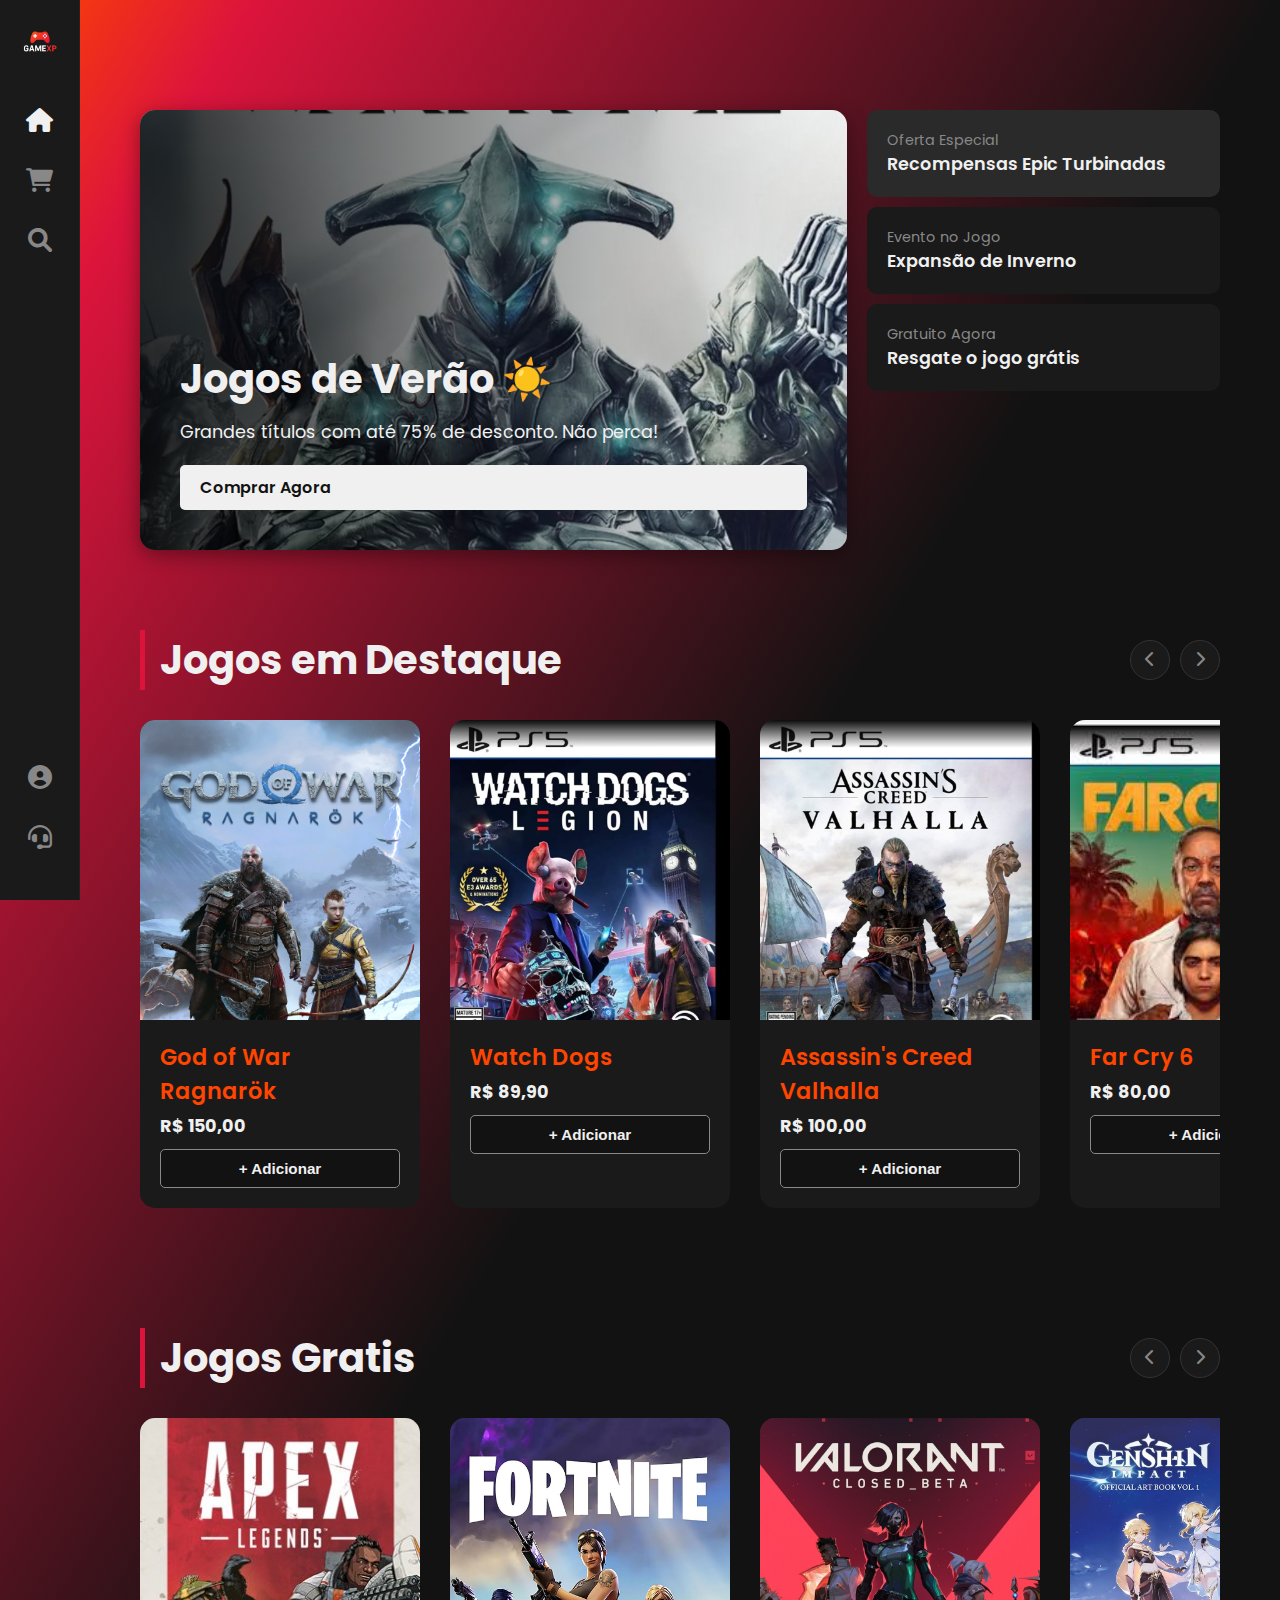
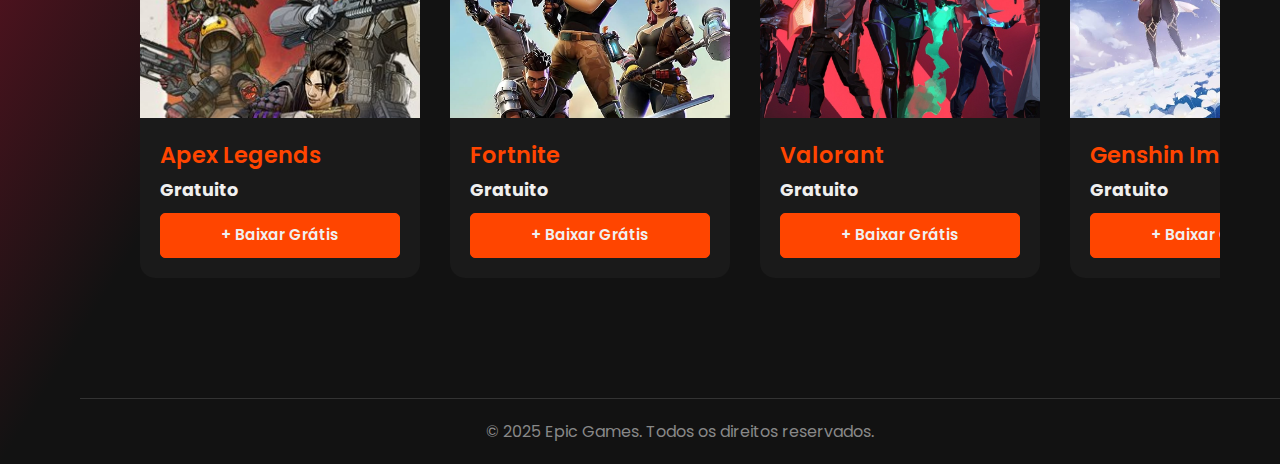
<file: index.html>
<!DOCTYPE html>
<html lang="pt-br">

<head>
    <meta charset="UTF-8">
    <meta name="viewport" content="width=device-width, initial-scale=1.0">
    <title>Epic Games - Clone</title>
    <link rel="stylesheet" href="style.css"> <!-- Link para seu CSS externo mantido -->
    <link href="https://fonts.googleapis.com/css2?family=Poppins:wght@400;600;700&display=swap" rel="stylesheet">
    <link rel="stylesheet" href="https://cdnjs.cloudflare.com/ajax/libs/font-awesome/6.0.0-beta3/css/all.min.css">

    <!-- === INÍCIO DO CSS ADICIONAL === -->
    <style>
        /* CSS para o Modal de Vídeo (Usado pelos CARDS) - Mantido */
        .video-modal-overlay {
            display: none;
            position: fixed;
            z-index: 1000;
            left: 0;
            top: 0;
            width: 100%;
            height: 100%;
            overflow: auto;
            background-color: rgba(0, 0, 0, 0.85);
            -webkit-backdrop-filter: blur(5px);
            backdrop-filter: blur(5px);
            align-items: center;
            justify-content: center;
        }

        .video-modal-overlay.show {
            display: flex;
        }

        .video-modal-content {
            position: relative;
            background-color: #000;
            width: 90%;
            max-width: 960px;
            box-shadow: 0 4px 30px rgba(0, 0, 0, 0.5);
            border: 1px solid rgba(255, 255, 255, 0.1);
        }

        .video-player-container {
            position: relative;
            padding-top: 56.25%;
            height: 0;
            overflow: hidden;
            border-radius: 4px;
        }

        .video-player-container iframe {
            position: absolute;
            top: 0;
            left: 0;
            width: 100%;
            height: 100%;
            border: 0;
        }

        .video-modal-close {
            color: #fff;
            position: absolute;
            top: -35px;
            right: 0px;
            font-size: 40px;
            font-weight: 300;
            line-height: 1;
            cursor: pointer;
            transition: color 0.2s;
            text-shadow: 0 0 5px rgba(0, 0, 0, 0.5);
        }

        .video-modal-close:hover {
            color: #bbb;
        }

        /* CSS para os Botões de Play nos Cards - Mantido */
        .game-card .placeholder {
            position: relative;
            overflow: hidden;
        }

        .btn-play-trailer {
            position: absolute;
            top: 50%;
            left: 50%;
            transform: translate(-50%, -50%);
            width: 60px;
            height: 60px;
            background-color: rgba(0, 0, 0, 0.7);
            color: #fff;
            border: 2px solid #fff;
            border-radius: 50%;
            display: flex;
            align-items: center;
            justify-content: center;
            font-size: 20px;
            cursor: pointer;
            z-index: 10;
            opacity: 0;
            transition: all 0.3s ease;
        }

        .game-card:hover .btn-play-trailer {
            opacity: 1;
        }

        .btn-play-trailer:hover {
            background-color: var(--laranja-principal, #FF4500);
            border-color: var(--laranja-principal, #FF4500);
        }

        /* --- CSS ADICIONAL PARA RECUPERAÇÃO DE SENHA --- */
        .forgot-password-link {
            display: block;
            text-align: right;
            margin-top: 10px;
            font-size: 0.9em;
            color: var(--cinza-claro, #888);
            text-decoration: none;
        }

        .forgot-password-link:hover {
            color: var(--branco-detalhe, #F0F0F0);
            text-decoration: underline;
        }

        #recover-message {
            text-align: center;
            margin-top: 15px;
            font-size: 0.9em;
            color: var(--branco-detalhe, #F0F0F0);
        }

        #back-to-login-link {
            display: block;
            text-align: center;
            margin-top: 20px;
            font-size: 0.9em;
            color: var(--cinza-claro, #888);
            text-decoration: none;
        }

        #back-to-login-link:hover {
            color: var(--branco-detalhe, #F0F0F0);
            text-decoration: underline;
        }

        /* --- FIM DO CSS ADICIONAL --- */

        /* CSS para logo */
        .sidebar .logo img {
            width: 40px;
            /* Ajuste o tamanho conforme necessário */
            height: 40px;
            object-fit: contain;
            /* Para não distorcer a logo */
        }
    </style>
    <!-- === FIM DO CSS ADICIONAL === -->

</head>

<body>

    <aside class="sidebar">
        <div class="sidebar-top">
            <!-- LOGO SUBSTITUÍDA -->
            <div class="logo">
                <!-- !! TROQUE O SRC PELA SUA LOGO !! -->
                <img src="imagens/image-removebg-preview.png" alt="Logo da Empresa">
            </div>
            <ul class="nav-icons">
                <li class="active"><a href="index.html"><i class="fas fa-home"></i><span
                            class="tooltip">Início</span></a></li>
                <li><a href="cart.html"><i class="fas fa-shopping-cart"></i><span class="tooltip">Carrinho</span></a>
                </li>
                <li><a href="search.html"><i class="fas fa-search"></i><span class="tooltip">Pesquisa</span></a></li>
            </ul>
        </div>
        <div class="sidebar-bottom">
            <ul class="nav-icons">
                <li><a href="#" id="profile-btn"><i class="fas fa-user-circle"></i><span
                            class="tooltip">Perfil</span></a></li>
                <!-- LINK SUPORTE MOVIDO PARA CÁ -->
                <li><a href="https://chat.whatsapp.com/JuzU3601avhEgAJPMYNbnW?mode=ems_wa_t"><i
                            class="fas fa-headset"></i><span class="tooltip">Suporte</span></a></li>
            </ul>
        </div>
    </aside>

    <div class="main-content-wrapper">
        <header class="header">
            <nav class="navbar">
                <ul class="nav-links">
                    <!-- LINK SUPORTE REMOVIDO DAQUI -->
                </ul>
            </nav>
        </header>

        <main class="main-content">
            <section class="main-posters-section">
                <div class="poster-carousel-container">

                    <!-- Banners com Imagem -->
                    <div class="poster main-poster active" data-index="0">
                        <div class="poster-info">
                            <h2>Jogos de Verão ☀️</h2>
                            <p>Grandes títulos com até 75% de desconto. Não perca!</p> <a href="#"
                                class="btn-secondary">Comprar Agora</a>
                        </div>
                        <div class="poster-bg" style="background-image: url('imagens-lancamentos/warframe capa.webp');">
                        </div>
                    </div>
                    <div class="poster main-poster" data-index="1">
                        <div class="poster-info">
                            <h2>Novo Lançamento</h2>
                            <p>Mergulhe em uma aventura épica em mundo aberto.</p> <a href="#"
                                class="btn-secondary">Saber Mais</a>
                        </div>
                        <div class="poster-bg" style="background-image: url('imagens-lancamentos/7.avif');"> </div>
                    </div>
                    <div class="poster main-poster" data-index="2">
                        <div class="poster-info">
                            <h2>Jogue de Graça</h2>
                            <p>Resgate o jogo grátis da semana. Disponível por tempo limitado!</p> <a
                                href="https://store.steampowered.com/genre/Free%20to%20Play"
                                class="btn-secondary">Resgatar</a>
                        </div>
                        <div class="poster-bg" style="background-image: url('imagens-lancamentos/fall guys.jfif');">
                        </div>
                    </div>

                </div>

                <div class="side-posters-container">
                    <!-- Seu código original dos side posters -->
                    <div class="poster side-poster active" data-index="0">
                        <div class="side-info"> <span class="side-title">Oferta Especial</span> <span
                                class="side-desc">Recompensas Epic Turbinadas</span> </div>
                    </div>
                    <div class="poster side-poster" data-index="1">
                        <div class="side-info"> <span class="side-title">Evento no Jogo</span> <span
                                class="side-desc">Expansão de Inverno</span> </div>
                    </div>
                    <div class="poster side-poster" data-index="2">
                        <div class="side-info"> <span class="side-title">Gratuito Agora</span> <span
                                class="side-desc">Resgate o jogo grátis</span> </div>
                    </div>
                </div>
            </section>

            <!-- Restante do seu HTML original -->
            <section class="games-section section-destaque">
                <div class="section-header">
                    <h2>Jogos em Destaque</h2>
                    <div class="carousel-nav"> <button class="nav-btn prev" data-target="destaque"><i
                                class="fas fa-chevron-left"></i></button> <button class="nav-btn next"
                            data-target="destaque"><i class="fas fa-chevron-right"></i></button> </div>
                </div>
                <div class="carousel-wrapper" id="carousel-destaque">
                    <div class="games-grid" id="destaque-games-grid"> </div>
                </div>
            </section>
            <section class="games-section section-free">
                <div class="section-header">
                    <h2>Jogos Gratis</h2>
                    <div class="carousel-nav"> <button class="nav-btn prev" data-target="free"><i
                                class="fas fa-chevron-left"></i></button> <button class="nav-btn next"
                            data-target="free"><i class="fas fa-chevron-right"></i></button> </div>
                </div>
                <div class="carousel-wrapper" id="carousel-free">
                    <div class="games-grid" id="lancamentos-games-grid"> </div>
                </div>
            </section>
        </main>

        <footer class="footer">
            <p>&copy; 2025 Epic Games. Todos os direitos reservados.</p>
        </footer>
    </div>

    <!-- Modal de Autenticação -->
    <div id="auth-modal" class="modal">
        <div class="modal-content">
            <span class="close-btn">&times;</span>

            <!-- Abas Login/Cadastro -->
            <div class="modal-tabs">
                <button class="tab-btn active" data-tab="login">Login</button>
                <button class="tab-btn" data-tab="signup">Cadastrar</button>
            </div>

            <!-- Formulário de Login -->
            <div id="login-form" class="auth-form active">
                <form id="login-form-modal">
                    <div class="form-group"> <label for="login-email">E-mail</label> <input type="email"
                            id="login-email" required autocomplete="email"> </div>
                    <div class="form-group"> <label for="login-password">Senha</label> <input type="password"
                            id="login-password" required autocomplete="current-password"> </div>
                    <!-- Link Esqueceu Senha -->
                    <a href="#" id="forgot-password-link" class="forgot-password-link">Esqueceu a senha?</a>
                    <p id="login-error-message" class="error-message" style="display: none;"></p>
                    <button type="submit" class="btn-primary">Entrar</button>
                </form>
            </div>

            <!-- Formulário de Cadastro -->
            <div id="signup-form" class="auth-form">
                <form id="signup-form-modal">
                    <div class="form-group"> <label for="signup-name">Nome de Usuário</label> <input type="text"
                            id="signup-name" name="username" required autocomplete="username"> </div>
                    <div class="form-group"> <label for="signup-email">E-mail</label> <input type="email"
                            id="signup-email" name="email" required autocomplete="email"> </div>
                    <div class="form-group"> <label for="signup-password">Senha</label> <input type="password"
                            id="signup-password" name="password" required autocomplete="new-password"> </div>
                    <button type="submit" class="btn-primary">Criar Conta</button>
                </form>
            </div>

            <!-- NOVO Formulário de Recuperação (Escondido) -->
            <div id="recover-form" class="auth-form" style="display: none;">
                <h3 style="text-align: center; margin-bottom: 20px; font-weight: 600;">Recuperar Senha</h3>
                <form id="recover-form-modal">
                    <div class="form-group">
                        <label for="recover-email">E-mail</label>
                        <input type="email" id="recover-email" required autocomplete="email"
                            placeholder="Digite seu e-mail cadastrado">
                    </div>
                    <p id="recover-message" class="error-message" style="display: none;"></p>
                    <button type="submit" class="btn-primary">Enviar Link</button>
                </form>
                <a href="#" id="back-to-login-link">Voltar ao Login</a>
            </div>
            <!-- FIM Formulário de Recuperação -->

        </div>
    </div>

    <!-- Modal de Vídeo (Usado pelos cards) -->
    <div id="video-modal" class="video-modal-overlay">
        <div class="video-modal-content"> <span id="video-modal-close" class="video-modal-close">&times;</span>
            <div class="video-player-container"> <iframe id="video-player-iframe" width="100%" height="100%" src=""
                    title="YouTube video player" frameborder="0"
                    allow="accelerometer; autoplay; clipboard-write; encrypted-media; gyroscope; picture-in-picture; web-share"
                    allowfullscreen> </iframe> </div>
        </div>
    </div>

    <script src="script.js"></script>
</body>

</html>
</file>
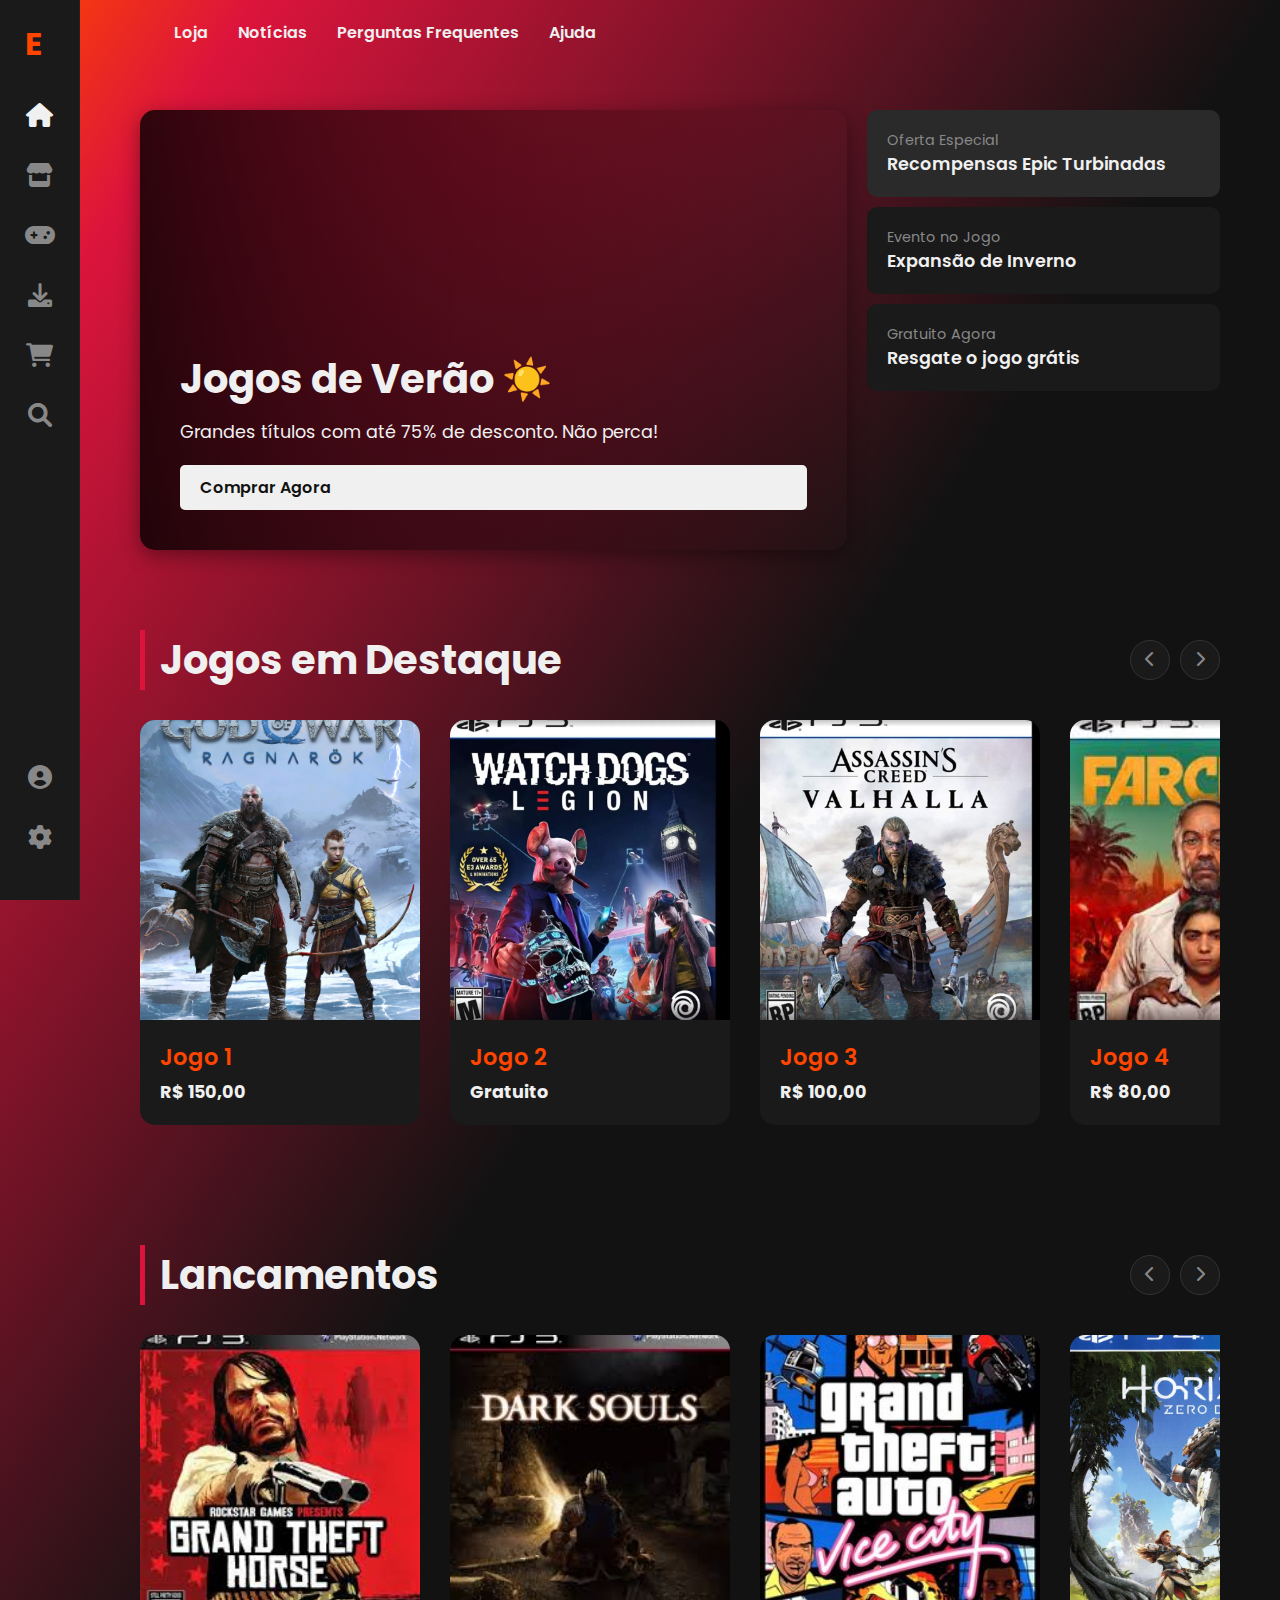
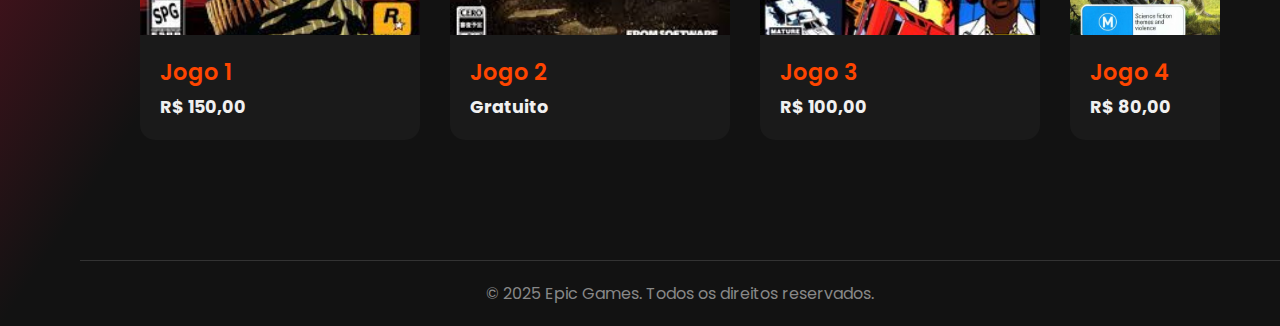
<file: site_faculdade/index.html>
<!DOCTYPE html>
<html lang="pt-br">

<head>
    <meta charset="UTF-8">
    <meta name="viewport" content="width=device-width, initial-scale=1.0">
    <title>Epic Games - Clone</title>
    <link rel="stylesheet" href="style.css">
    <link href="https://fonts.googleapis.com/css2?family=Poppins:wght@400;600;700&display=swap" rel="stylesheet">
    <link rel="stylesheet" href="https://cdnjs.cloudflare.com/ajax/libs/font-awesome/6.0.0-beta3/css/all.min.css">
</head>

<body>

    <aside class="sidebar">
        <div class="sidebar-top">
            <div class="logo">E</div>
            <ul class="nav-icons">
                <li class="active"><a href="#"><i class="fas fa-home"></i><span class="tooltip">Início</span></a></li>
                <li><a href="#"><i class="fas fa-store"></i><span class="tooltip">Loja</span></a></li>
                <li><a href="#"><i class="fas fa-gamepad"></i><span class="tooltip">Biblioteca</span></a></li>
                <li><a href="#"><i class="fas fa-download"></i><span class="tooltip">Baixados</span></a></li>
                <li><a href="#"><i class="fas fa-shopping-cart"></i><span class="tooltip">Carrinho</span></a></li>
                <li><a href="#"><i class="fas fa-search"></i><span class="tooltip">Pesquisa</span></a></li>
            </ul>
        </div>
        <div class="sidebar-bottom">
            <ul class="nav-icons">
                <li><a href="#" id="profile-btn"><i class="fas fa-user-circle"></i><span
                            class="tooltip">Perfil</span></a></li>
                <li><a href="#"><i class="fas fa-cog"></i><span class="tooltip">Configurações</span></a></li>
            </ul>
        </div>
    </aside>

    <div class="main-content-wrapper">
        <header class="header">
            <nav class="navbar">
                <ul class="nav-links">
                    <li><a href="#">Loja</a></li>
                    <li><a href="#">Notícias</a></li>
                    <li><a href="#">Perguntas Frequentes</a></li>
                    <li><a href="#">Ajuda</a></li>
                </ul>
            </nav>
        </header>

        <main class="main-content">
            <section class="main-posters-section">
                <div class="poster-carousel-container">
                    <div class="poster main-poster active" data-index="0">
                        <div class="poster-info">
                            <h2>Jogos de Verão ☀️</h2>
                            <p>Grandes títulos com até 75% de desconto. Não perca!</p>
                            <a href="#" class="btn-secondary">Comprar Agora</a>
                        </div>
                        <div class="poster-bg"
                            style="background-image: url('https://via.placeholder.com/1200x500/FF4500/DC143C?text=Banner+Principal+1')">
                        </div>
                    </div>
                    <div class="poster main-poster" data-index="1">
                        <div class="poster-info">
                            <h2>Novo Lançamento</h2>
                            <p>Mergulhe em uma aventura épica em mundo aberto.</p>
                            <a href="#" class="btn-secondary">Saber Mais</a>
                        </div>
                        <div class="poster-bg"
                            style="background-image: url('https://via.placeholder.com/1200x500/DC143C/FF4500?text=Banner+Principal+2')">
                        </div>
                    </div>
                    <div class="poster main-poster" data-index="2">
                        <div class="poster-info">
                            <h2>Jogue de Graça</h2>
                            <p>Resgate o jogo grátis da semana. Disponível por tempo limitado!</p>
                            <a href="#" class="btn-secondary">Resgatar</a>
                        </div>
                        <div class="poster-bg"
                            style="background-image: url('https://via.placeholder.com/1200x500/FF4500/DC143C?text=Banner+Principal+3')">
                        </div>
                    </div>
                </div>

                <div class="side-posters-container">
                    <div class="poster side-poster active" data-index="0">
                        <div class="side-info">
                            <span class="side-title">Oferta Especial</span>
                            <span class="side-desc">Recompensas Epic Turbinadas</span>
                        </div>
                    </div>
                    <div class="poster side-poster" data-index="1">
                        <div class="side-info">
                            <span class="side-title">Evento no Jogo</span>
                            <span class="side-desc">Expansão de Inverno</span>
                        </div>
                    </div>
                    <div class="poster side-poster" data-index="2">
                        <div class="side-info">
                            <span class="side-title">Gratuito Agora</span>
                            <span class="side-desc">Resgate o jogo grátis</span>
                        </div>
                    </div>
                </div>
            </section>

            <section class="games-section section-destaque">
                <div class="section-header">
                    <h2>Jogos em Destaque</h2>
                    <div class="carousel-nav">
                        <button class="nav-btn prev" data-target="destaque"><i class="fas fa-chevron-left"></i></button>
                        <button class="nav-btn next" data-target="destaque"><i
                                class="fas fa-chevron-right"></i></button>
                    </div>
                </div>
                <div class="carousel-wrapper" id="carousel-free">
                    <div class="games-grid">
                        <div class="game-card">
                            <div class="placeholder">
                                <img src="imagens-lancamentos/1.jpg" alt="">
                            </div>
                            <div class="game-info">
                                <h3>Jogo 1</h3><span class="game-price">R$ 150,00</span>
                            </div>
                        </div>
                        <div class="game-card">
                            <div class="placeholder">
                                <img src="imagens-lancamentos/2.webp" alt="">
                            </div>
                            <div class="game-info">
                                <h3>Jogo 2</h3><span class="game-price">Gratuito</span>
                            </div>
                        </div>
                        <div class="game-card">
                            <div class="placeholder">
                                <img src="imagens-lancamentos/3.jpg" alt="">
                            </div>
                            <div class="game-info">
                                <h3>Jogo 3</h3><span class="game-price">R$ 100,00</span>
                            </div>
                        </div>
                        <div class="game-card">
                            <div class="placeholder">
                                <img src="imagens-lancamentos/4.jfif" alt="">
                            </div>
                            <div class="game-info">
                                <h3>Jogo 4</h3><span class="game-price">R$ 80,00</span>
                            </div>
                        </div>
                        <div class="game-card">
                            <div class="placeholder">
                                <img src="imagens-lancamentos/5.jpg" alt="">
                            </div>
                            <div class="game-info">
                                <h3>Jogo 5</h3><span class="game-price">R$ 200,00</span>
                            </div>
                        </div>
                        <div class="game-card">
                            <div class="placeholder">
                                <img src="imagens-lancamentos/6.jpg" alt="">
                            </div>
                            <div class="game-info">
                                <h3>Jogo 6</h3><span class="game-price">Gratuito</span>
                            </div>
                        </div>
                        <div class="game-card">
                            <div class="placeholder">
                                <img src="imagens-lancamentos/7.avif" alt="">
                            </div>
                            <div class="game-info">
                                <h3>Jogo 7</h3><span class="game-price">R$ 90,00</span>
                            </div>
                        </div>
                        <div class="game-card">
                            <div class="placeholder">
                                <img src="imagens-lancamentos/8.jpg" alt="">
                            </div>
                            <div class="game-info">
                                <h3>Jogo 8</h3><span class="game-price">R$ 120,00</span>
                            </div>
                        </div>
                        <div class="game-card">
                            <div class="placeholder">
                                <img src="imagens-lancamentos/9.png" alt="">
                            </div>
                            <div class="game-info">
                                <h3>Jogo 9</h3><span class="game-price">Gratuito</span>
                            </div>
                        </div>
                        <div class="game-card">
                            <div class="placeholder">
                                <img src="imagens-lancamentos/10.jpg" alt="">
                            </div>
                            <div class="game-info">
                                <h3>Jogo 10</h3><span class="game-price">R$ 50,00</span>
                            </div>
                        </div>
                        <div class="game-card">
                            <div class="placeholder">
                                <img src="imagens-lancamentos/11.jpg" alt="">
                            </div>
                            <div class="game-info">
                                <h3>Jogo 11</h3><span class="game-price">R$ 180,00</span>
                            </div>
                        </div>
                        <div class="game-card">
                            <div class="placeholder">
                                <img src="imagens-lancamentos/12.webp" alt="">
                            </div>
                            <div class="game-info">
                                <h3>Jogo 12</h3><span class="game-price">R$ 75,00</span>
                            </div>
                        </div>
                    </div>
                </div>
            </section>

            <section class="games-section section-free">
                <div class="section-header">
                    <h2>Lancamentos</h2>
                    <div class="carousel-nav">
                        <button class="nav-btn prev" data-target="free"><i class="fas fa-chevron-left"></i></button>
                        <button class="nav-btn next" data-target="free"><i class="fas fa-chevron-right"></i></button>
                    </div>
                </div>
                <div class="carousel-wrapper" id="carousel-free">
                    <div class="games-grid">
                        <div class="game-card">
                            <div class="placeholder">
                                <img src="imagens/1.jfif" alt="">
                            </div>
                            <div class="game-info">
                                <h3>Jogo 1</h3><span class="game-price">R$ 150,00</span>
                            </div>
                        </div>
                        <div class="game-card">
                            <div class="placeholder">
                                <img src="imagens/2.jfif" alt="">
                            </div>
                            <div class="game-info">
                                <h3>Jogo 2</h3><span class="game-price">Gratuito</span>
                            </div>
                        </div>
                        <div class="game-card">
                            <div class="placeholder">
                                <img src="imagens/3.jpg" alt="">
                            </div>
                            <div class="game-info">
                                <h3>Jogo 3</h3><span class="game-price">R$ 100,00</span>
                            </div>
                        </div>
                        <div class="game-card">
                            <div class="placeholder">
                                <img src="imagens/4.jpg" alt="">
                            </div>
                            <div class="game-info">
                                <h3>Jogo 4</h3><span class="game-price">R$ 80,00</span>
                            </div>
                        </div>
                        <div class="game-card">
                            <div class="placeholder">
                                <img src="imagens/5.jpg" alt="">
                            </div>
                            <div class="game-info">
                                <h3>Jogo 5</h3><span class="game-price">R$ 200,00</span>
                            </div>
                        </div>
                        <div class="game-card">
                            <div class="placeholder">
                                <img src="imagens/6.jpg" alt="">
                            </div>
                            <div class="game-info">
                                <h3>Jogo 6</h3><span class="game-price">Gratuito</span>
                            </div>
                        </div>
                        <div class="game-card">
                            <div class="placeholder">
                                <img src="imagens/7.webp" alt="">
                            </div>
                            <div class="game-info">
                                <h3>Jogo 7</h3><span class="game-price">R$ 90,00</span>
                            </div>
                        </div>
                        <div class="game-card">
                            <div class="placeholder">
                                <img src="imagens/8.jpg" alt="">
                            </div>
                            <div class="game-info">
                                <h3>Jogo 8</h3><span class="game-price">R$ 120,00</span>
                            </div>
                        </div>
                        <div class="game-card">
                            <div class="placeholder">
                                <img src="imagens/9.webp" alt="">
                            </div>
                            <div class="game-info">
                                <h3>Jogo 9</h3><span class="game-price">Gratuito</span>
                            </div>
                        </div>
                        <div class="game-card">
                            <div class="placeholder">
                                <img src="imagens/1.jfif" alt="">
                            </div>
                            <div class="game-info">
                                <h3>Jogo 10</h3><span class="game-price">R$ 50,00</span>
                            </div>
                        </div>
                        <div class="game-card">
                            <div class="placeholder">
                                <img src="imagens/2.jfif" alt="">
                            </div>
                            <div class="game-info">
                                <h3>Jogo 11</h3><span class="game-price">R$ 180,00</span>
                            </div>
                        </div>
                        <div class="game-card">
                            <div class="placeholder">
                                <img src="imagens/3.jpg" alt="">
                            </div>
                            <div class="game-info">
                                <h3>Jogo 12</h3><span class="game-price">R$ 75,00</span>
                            </div>
                        </div>
                    </div>
                </div>
            </section>
        </main>

        <footer class="footer">
            <p>&copy; 2025 Epic Games. Todos os direitos reservados.</p>
        </footer>
    </div>

    <div id="auth-modal" class="modal">
        <div class="modal-content">
            <span class="close-btn">&times;</span>
            <div class="modal-tabs">
                <button class="tab-btn active" data-tab="login">Login</button>
                <button class="tab-btn" data-tab="signup">Cadastrar</button>
            </div>
            <div id="login-form" class="auth-form active">
                <form>
                    <div class="form-group">
                        <label for="login-email">E-mail</label>
                        <input type="email" id="login-email" required>
                    </div>
                    <div class="form-group">
                        <label for="login-password">Senha</label>
                        <input type="password" id="login-password" required>
                    </div>
                    <button type="submit" class="btn-primary">Entrar</button>
                </form>
            </div>
            <div id="signup-form" class="auth-form">
                <form id="signup-form-modal">
                    <div class="form-group">
                        <label for="signup-name">Nome de Usuário</label>
                        <input type="text" id="signup-name" name="username" required>
                    </div>
                    <div class="form-group">
                        <label for="signup-email">E-mail</label>
                        <input type="email" id="signup-email" name="email" required>
                    </div>
                    <div class="form-group">
                        <label for="signup-password">Senha</label>
                        <input type="password" id="signup-password" name="password" required>
                    </div>
                    <button type="submit" class="btn-primary">Criar Conta</button>
                </form>
            </div>
        </div>
    </div>

    <script src="script.js"></script>
</body>

</html>
</file>
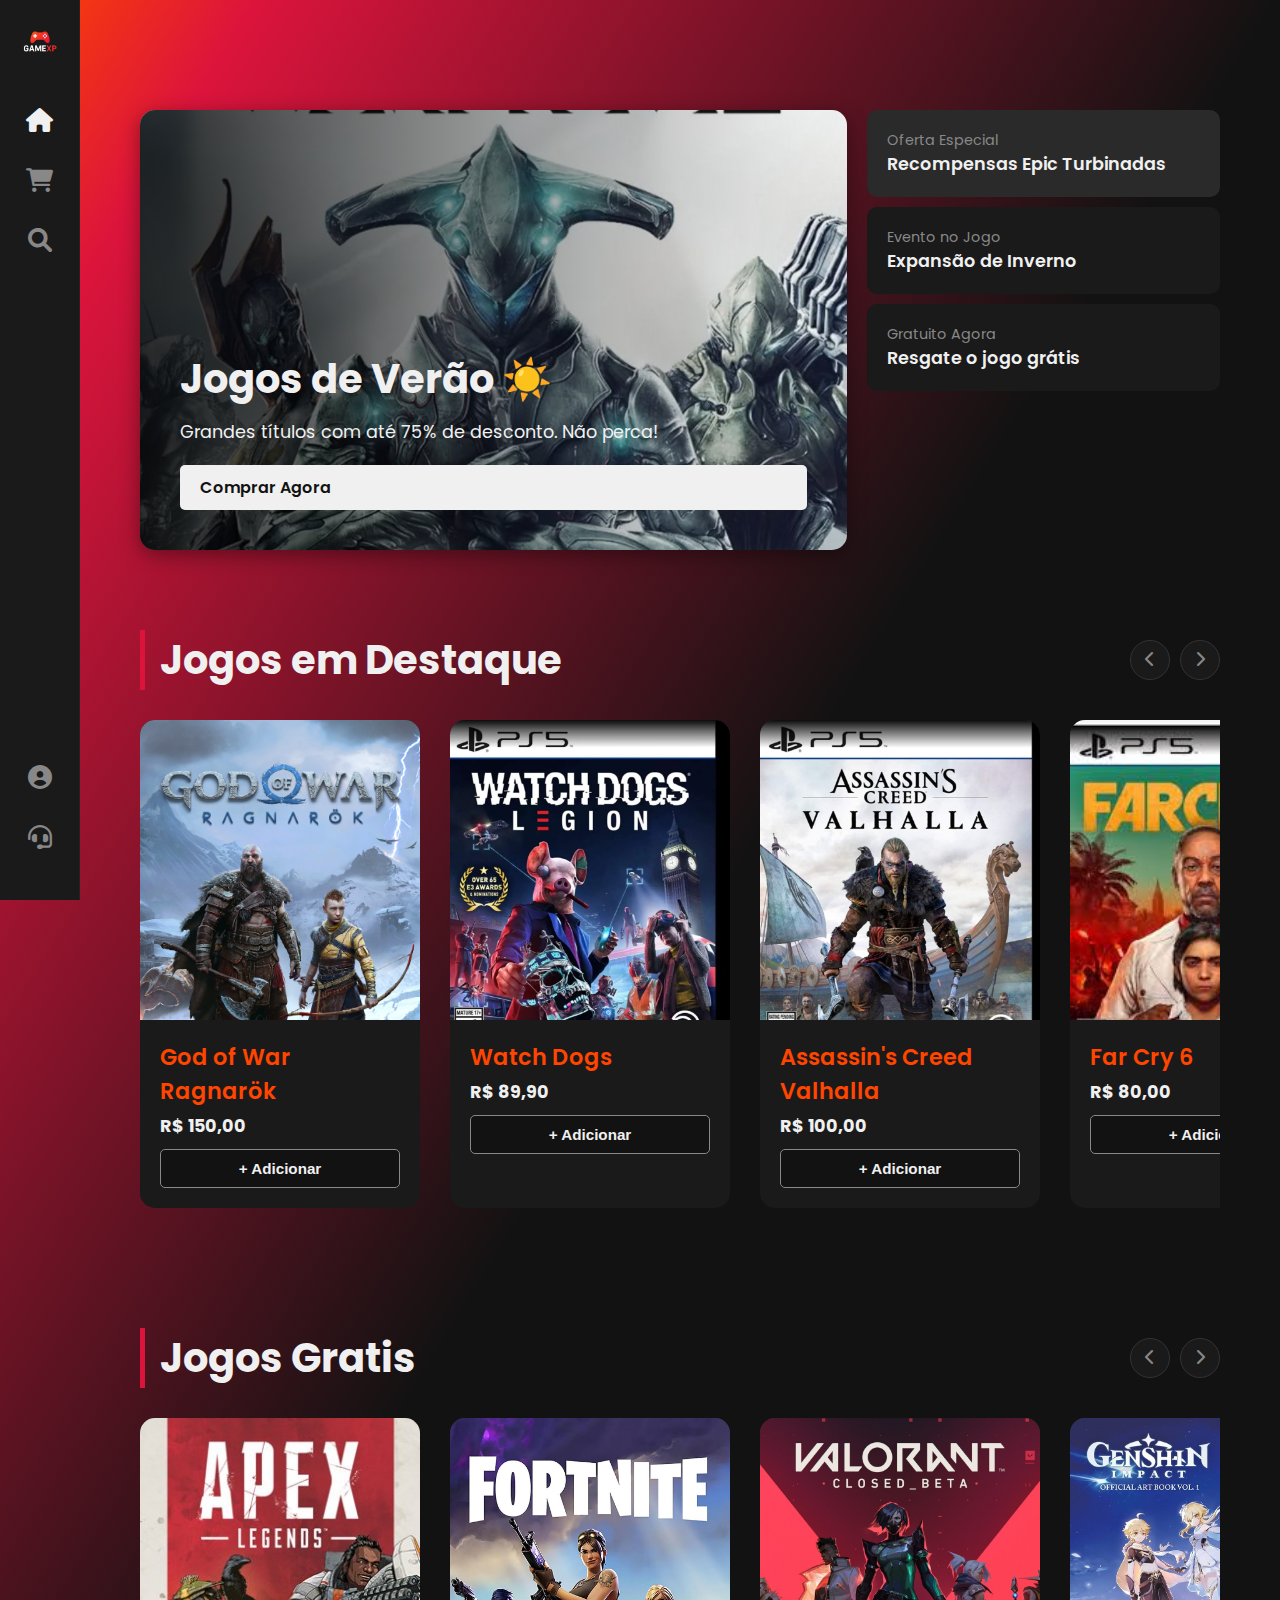
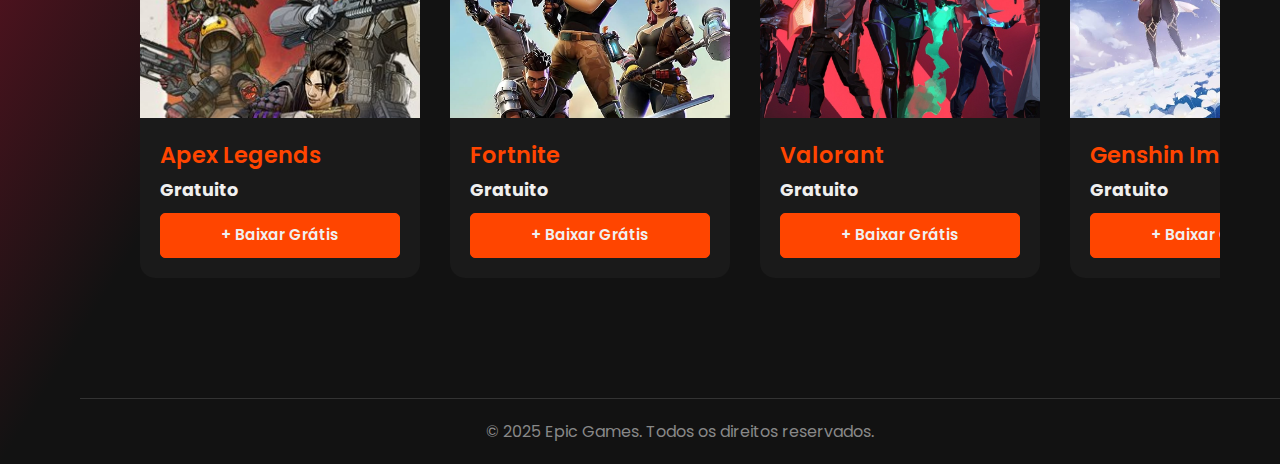
<file: site_faculdade/src/main/resources/public/index.html>
<!DOCTYPE html>
<html lang="pt-br">

<head>
    <meta charset="UTF-8">
    <meta name="viewport" content="width=device-width, initial-scale=1.0">
    <title>Epic Games - Clone</title>
    <link rel="stylesheet" href="style.css"> <!-- Link para seu CSS externo mantido -->
    <link href="https://fonts.googleapis.com/css2?family=Poppins:wght@400;600;700&display=swap" rel="stylesheet">
    <link rel="stylesheet" href="https://cdnjs.cloudflare.com/ajax/libs/font-awesome/6.0.0-beta3/css/all.min.css">

    <!-- === INÍCIO DO CSS ADICIONAL === -->
    <style>
        /* CSS para o Modal de Vídeo (Usado pelos CARDS) - Mantido */
        .video-modal-overlay {
            display: none;
            position: fixed;
            z-index: 1000;
            left: 0;
            top: 0;
            width: 100%;
            height: 100%;
            overflow: auto;
            background-color: rgba(0, 0, 0, 0.85);
            -webkit-backdrop-filter: blur(5px);
            backdrop-filter: blur(5px);
            align-items: center;
            justify-content: center;
        }

        .video-modal-overlay.show {
            display: flex;
        }

        .video-modal-content {
            position: relative;
            background-color: #000;
            width: 90%;
            max-width: 960px;
            box-shadow: 0 4px 30px rgba(0, 0, 0, 0.5);
            border: 1px solid rgba(255, 255, 255, 0.1);
        }

        .video-player-container {
            position: relative;
            padding-top: 56.25%;
            height: 0;
            overflow: hidden;
            border-radius: 4px;
        }

        .video-player-container iframe {
            position: absolute;
            top: 0;
            left: 0;
            width: 100%;
            height: 100%;
            border: 0;
        }

        .video-modal-close {
            color: #fff;
            position: absolute;
            top: -35px;
            right: 0px;
            font-size: 40px;
            font-weight: 300;
            line-height: 1;
            cursor: pointer;
            transition: color 0.2s;
            text-shadow: 0 0 5px rgba(0, 0, 0, 0.5);
        }

        .video-modal-close:hover {
            color: #bbb;
        }

        /* CSS para os Botões de Play nos Cards - Mantido */
        .game-card .placeholder {
            position: relative;
            overflow: hidden;
        }

        .btn-play-trailer {
            position: absolute;
            top: 50%;
            left: 50%;
            transform: translate(-50%, -50%);
            width: 60px;
            height: 60px;
            background-color: rgba(0, 0, 0, 0.7);
            color: #fff;
            border: 2px solid #fff;
            border-radius: 50%;
            display: flex;
            align-items: center;
            justify-content: center;
            font-size: 20px;
            cursor: pointer;
            z-index: 10;
            opacity: 0;
            transition: all 0.3s ease;
        }

        .game-card:hover .btn-play-trailer {
            opacity: 1;
        }

        .btn-play-trailer:hover {
            background-color: var(--laranja-principal, #FF4500);
            border-color: var(--laranja-principal, #FF4500);
        }

        /* --- CSS ADICIONAL PARA RECUPERAÇÃO DE SENHA --- */
        .forgot-password-link {
            display: block;
            text-align: right;
            margin-top: 10px;
            font-size: 0.9em;
            color: var(--cinza-claro, #888);
            text-decoration: none;
        }

        .forgot-password-link:hover {
            color: var(--branco-detalhe, #F0F0F0);
            text-decoration: underline;
        }

        #recover-message {
            text-align: center;
            margin-top: 15px;
            font-size: 0.9em;
            color: var(--branco-detalhe, #F0F0F0);
        }

        #back-to-login-link {
            display: block;
            text-align: center;
            margin-top: 20px;
            font-size: 0.9em;
            color: var(--cinza-claro, #888);
            text-decoration: none;
        }

        #back-to-login-link:hover {
            color: var(--branco-detalhe, #F0F0F0);
            text-decoration: underline;
        }

        /* --- FIM DO CSS ADICIONAL --- */

        /* CSS para logo */
        .sidebar .logo img {
            width: 40px;
            /* Ajuste o tamanho conforme necessário */
            height: 40px;
            object-fit: contain;
            /* Para não distorcer a logo */
        }
    </style>
    <!-- === FIM DO CSS ADICIONAL === -->

</head>

<body>

    <aside class="sidebar">
        <div class="sidebar-top">
            <!-- LOGO SUBSTITUÍDA -->
            <div class="logo">
                <!-- !! TROQUE O SRC PELA SUA LOGO !! -->
                <img src="imagens/image-removebg-preview.png" alt="Logo da Empresa">
            </div>
            <ul class="nav-icons">
                <li class="active"><a href="index.html"><i class="fas fa-home"></i><span
                            class="tooltip">Início</span></a></li>
                <li><a href="cart.html"><i class="fas fa-shopping-cart"></i><span class="tooltip">Carrinho</span></a>
                </li>
                <li><a href="search.html"><i class="fas fa-search"></i><span class="tooltip">Pesquisa</span></a></li>
            </ul>
        </div>
        <div class="sidebar-bottom">
            <ul class="nav-icons">
                <li><a href="#" id="profile-btn"><i class="fas fa-user-circle"></i><span
                            class="tooltip">Perfil</span></a></li>
                <!-- LINK SUPORTE MOVIDO PARA CÁ -->
                <li><a href="https://chat.whatsapp.com/JuzU3601avhEgAJPMYNbnW?mode=ems_wa_t"><i
                            class="fas fa-headset"></i><span class="tooltip">Suporte</span></a></li>
            </ul>
        </div>
    </aside>

    <div class="main-content-wrapper">
        <header class="header">
            <nav class="navbar">
                <ul class="nav-links">
                    <!-- LINK SUPORTE REMOVIDO DAQUI -->
                </ul>
            </nav>
        </header>

        <main class="main-content">
            <section class="main-posters-section">
                <div class="poster-carousel-container">

                    <!-- Banners com Imagem -->
                    <div class="poster main-poster active" data-index="0">
                        <div class="poster-info">
                            <h2>Jogos de Verão ☀️</h2>
                            <p>Grandes títulos com até 75% de desconto. Não perca!</p> <a href="#"
                                class="btn-secondary">Comprar Agora</a>
                        </div>
                        <div class="poster-bg" style="background-image: url('imagens-lancamentos/warframe capa.webp');">
                        </div>
                    </div>
                    <div class="poster main-poster" data-index="1">
                        <div class="poster-info">
                            <h2>Novo Lançamento</h2>
                            <p>Mergulhe em uma aventura épica em mundo aberto.</p> <a href="#"
                                class="btn-secondary">Saber Mais</a>
                        </div>
                        <div class="poster-bg" style="background-image: url('imagens-lancamentos/7.avif');"> </div>
                    </div>
                    <div class="poster main-poster" data-index="2">
                        <div class="poster-info">
                            <h2>Jogue de Graça</h2>
                            <p>Resgate o jogo grátis da semana. Disponível por tempo limitado!</p> <a
                                href="https://store.steampowered.com/genre/Free%20to%20Play"
                                class="btn-secondary">Resgatar</a>
                        </div>
                        <div class="poster-bg" style="background-image: url('imagens-lancamentos/fall guys.jfif');">
                        </div>
                    </div>

                </div>

                <div class="side-posters-container">
                    <!-- Seu código original dos side posters -->
                    <div class="poster side-poster active" data-index="0">
                        <div class="side-info"> <span class="side-title">Oferta Especial</span> <span
                                class="side-desc">Recompensas Epic Turbinadas</span> </div>
                    </div>
                    <div class="poster side-poster" data-index="1">
                        <div class="side-info"> <span class="side-title">Evento no Jogo</span> <span
                                class="side-desc">Expansão de Inverno</span> </div>
                    </div>
                    <div class="poster side-poster" data-index="2">
                        <div class="side-info"> <span class="side-title">Gratuito Agora</span> <span
                                class="side-desc">Resgate o jogo grátis</span> </div>
                    </div>
                </div>
            </section>

            <!-- Restante do seu HTML original -->
            <section class="games-section section-destaque">
                <div class="section-header">
                    <h2>Jogos em Destaque</h2>
                    <div class="carousel-nav"> <button class="nav-btn prev" data-target="destaque"><i
                                class="fas fa-chevron-left"></i></button> <button class="nav-btn next"
                            data-target="destaque"><i class="fas fa-chevron-right"></i></button> </div>
                </div>
                <div class="carousel-wrapper" id="carousel-destaque">
                    <div class="games-grid" id="destaque-games-grid"> </div>
                </div>
            </section>
            <section class="games-section section-free">
                <div class="section-header">
                    <h2>Jogos Gratis</h2>
                    <div class="carousel-nav"> <button class="nav-btn prev" data-target="free"><i
                                class="fas fa-chevron-left"></i></button> <button class="nav-btn next"
                            data-target="free"><i class="fas fa-chevron-right"></i></button> </div>
                </div>
                <div class="carousel-wrapper" id="carousel-free">
                    <div class="games-grid" id="lancamentos-games-grid"> </div>
                </div>
            </section>
        </main>

        <footer class="footer">
            <p>&copy; 2025 Epic Games. Todos os direitos reservados.</p>
        </footer>
    </div>

    <!-- Modal de Autenticação -->
    <div id="auth-modal" class="modal">
        <div class="modal-content">
            <span class="close-btn">&times;</span>

            <!-- Abas Login/Cadastro -->
            <div class="modal-tabs">
                <button class="tab-btn active" data-tab="login">Login</button>
                <button class="tab-btn" data-tab="signup">Cadastrar</button>
            </div>

            <!-- Formulário de Login -->
            <div id="login-form" class="auth-form active">
                <form id="login-form-modal">
                    <div class="form-group"> <label for="login-email">E-mail</label> <input type="email"
                            id="login-email" required autocomplete="email"> </div>
                    <div class="form-group"> <label for="login-password">Senha</label> <input type="password"
                            id="login-password" required autocomplete="current-password"> </div>
                    <!-- Link Esqueceu Senha -->
                    <a href="#" id="forgot-password-link" class="forgot-password-link">Esqueceu a senha?</a>
                    <p id="login-error-message" class="error-message" style="display: none;"></p>
                    <button type="submit" class="btn-primary">Entrar</button>
                </form>
            </div>

            <!-- Formulário de Cadastro -->
            <div id="signup-form" class="auth-form">
                <form id="signup-form-modal">
                    <div class="form-group"> <label for="signup-name">Nome de Usuário</label> <input type="text"
                            id="signup-name" name="username" required autocomplete="username"> </div>
                    <div class="form-group"> <label for="signup-email">E-mail</label> <input type="email"
                            id="signup-email" name="email" required autocomplete="email"> </div>
                    <div class="form-group"> <label for="signup-password">Senha</label> <input type="password"
                            id="signup-password" name="password" required autocomplete="new-password"> </div>
                    <button type="submit" class="btn-primary">Criar Conta</button>
                </form>
            </div>

            <!-- NOVO Formulário de Recuperação (Escondido) -->
            <div id="recover-form" class="auth-form" style="display: none;">
                <h3 style="text-align: center; margin-bottom: 20px; font-weight: 600;">Recuperar Senha</h3>
                <form id="recover-form-modal">
                    <div class="form-group">
                        <label for="recover-email">E-mail</label>
                        <input type="email" id="recover-email" required autocomplete="email"
                            placeholder="Digite seu e-mail cadastrado">
                    </div>
                    <p id="recover-message" class="error-message" style="display: none;"></p>
                    <button type="submit" class="btn-primary">Enviar Link</button>
                </form>
                <a href="#" id="back-to-login-link">Voltar ao Login</a>
            </div>
            <!-- FIM Formulário de Recuperação -->

        </div>
    </div>

    <!-- Modal de Vídeo (Usado pelos cards) -->
    <div id="video-modal" class="video-modal-overlay">
        <div class="video-modal-content"> <span id="video-modal-close" class="video-modal-close">&times;</span>
            <div class="video-player-container"> <iframe id="video-player-iframe" width="100%" height="100%" src=""
                    title="YouTube video player" frameborder="0"
                    allow="accelerometer; autoplay; clipboard-write; encrypted-media; gyroscope; picture-in-picture; web-share"
                    allowfullscreen> </iframe> </div>
        </div>
    </div>

    <script src="script.js"></script>
</body>

</html>
</file>
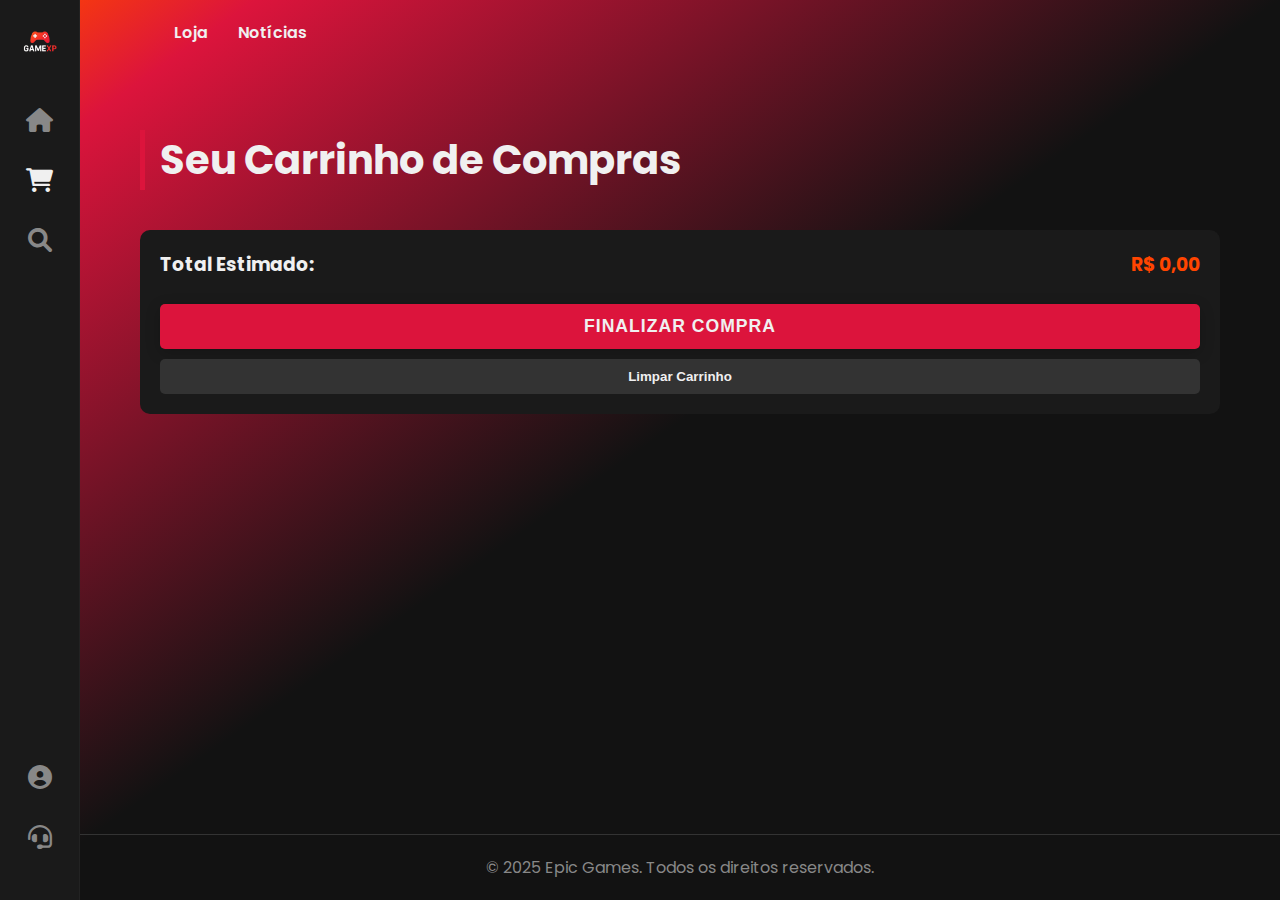
<file: cart.html>
<!DOCTYPE html>
<html lang="pt-br">

<head>
    <meta charset="UTF-8">
    <meta name="viewport" content="width=device-width, initial-scale=1.0">
    <title>Carrinho de Compras - Epic Games Clone</title>
    <link rel="stylesheet" href="style.css">
    <link href="https://fonts.googleapis.com/css2?family=Poppins:wght@400;600;700&display=swap" rel="stylesheet">
    <link rel="stylesheet" href="https://cdnjs.cloudflare.com/ajax/libs/font-awesome/6.0.0-beta3/css/all.min.css">
</head>

<body>

    <aside class="sidebar">
    <div class="sidebar-top">
        
        <div class="logo">
            <img src="imagens/image-removebg-preview.png" alt="Logo da Empresa">
        </div>

        <ul class="nav-icons">
            <li><a href="index.html"><i class="fas fa-home"></i><span class="tooltip">Início</span></a></li>
            
            <li class="active"><a href="cart.html"><i class="fas fa-shopping-cart"></i><span class="tooltip">Carrinho</span></a></li>
            
            <li><a href="search.html"><i class="fas fa-search"></i><span class="tooltip">Pesquisa</span></a></li>
        </ul>
    </div>
    <div class="sidebar-bottom">
        <ul class="nav-icons">
            <li><a href="#" id="profile-btn"><i class="fas fa-user-circle"></i><span class="tooltip">Perfil</span></a></li>
            
            <li><a href="https://chat.whatsapp.com/JuzU3601avhEgAJPMYNbnW?mode=ems_wa_t"><i
                        class="fas fa-headset"></i><span class="tooltip">Suporte</span></a></li>
        </ul>
    </div>
</aside>

    <div class="main-content-wrapper">
        <header class="header">
            <nav class="navbar">
                <ul class="nav-links">
                    <li><a href="index.html">Loja</a></li>
                    <li><a href="#">Notícias</a></li>
                </ul>
            </nav>
        </header>
        <main class="main-content">
            <section class="cart-section games-section">
                <div class="section-header">
                    <h2>Seu Carrinho de Compras</h2>
                </div>
                <div id="cart-items-container">
                    <p id="empty-cart-message" style="color: var(--cinza-claro); text-align: center;">Seu carrinho está
                        vazio.</p>
                </div>
                <div id="cart-summary"
                    style="margin-top: 40px; padding: 20px; background-color: var(--preto-secundario); border-radius: 10px;">
                    <div style="display: flex; justify-content: space-between; margin-bottom: 15px;">
                        <h3>Total Estimado:</h3>
                        <h3 id="cart-total" style="color: var(--laranja-escuro);">R$ 0,00</h3>
                    </div>
                    <button class="btn-primary" style="width: 100%;">Finalizar Compra</button>
                    <button id="clear-cart-btn" class="btn-secondary"
                        style="width: 100%; margin-top: 10px; background-color: #333; color: var(--branco-detalhe); border: none;">Limpar
                        Carrinho</button>
                </div>
            </section>
        </main>
        <footer class="footer">
            <p>&copy; 2025 Epic Games. Todos os direitos reservados.</p>
        </footer>
    </div>
    <!-- O script de carrinho que contém a lógica de exibição e checkout -->
    <script src="script-cart.js"></script>

    <div id="auth-modal" class="modal">
    <div class="modal-content">
        <span class="close-btn">&times;</span>

        <div class="modal-tabs">
            <button class="tab-btn active" data-tab="login">Login</button>
            <button class="tab-btn" data-tab="signup">Cadastrar</button>
        </div>

        <div id="login-form" class="auth-form active">
            <form id="login-form-modal">
                <div class="form-group"> <label for="login-email">E-mail</label> <input type="email"
                        id="login-email" required autocomplete="email"> </div>
                <div class="form-group"> <label for="login-password">Senha</label> <input type="password"
                        id="login-password" required autocomplete="current-password"> </div>
                <a href="#" id="forgot-password-link" class="forgot-password-link">Esqueceu a senha?</a>
                <p id="login-error-message" class="error-message" style="display: none;"></p>
                <button type="submit" class="btn-primary">Entrar</button>
            </form>
        </div>

        <div id="signup-form" class="auth-form">
            <form id="signup-form-modal">
                <div class="form-group"> <label for="signup-name">Nome de Usuário</label> <input type="text"
                        id="signup-name" name="username" required autocomplete="username"> </div>
                <div class="form-group"> <label for="signup-email">E-mail</label> <input type="email"
                        id="signup-email" name="email" required autocomplete="email"> </div>
                <div class="form-group"> <label for="signup-password">Senha</label> <input type="password"
                        id="signup-password" name="password" required autocomplete="new-password"> </div>
                <button type="submit" class="btn-primary">Criar Conta</button>
            </form>
        </div>

        <div id="recover-form" class="auth-form" style="display: none;">
            <h3 style="text-align: center; margin-bottom: 20px; font-weight: 600;">Recuperar Senha</h3>
            <form id="recover-form-modal">
                <div class="form-group">
                    <label for="recover-email">E-mail</label>
                    <input type="email" id="recover-email" required autocomplete="email"
                        placeholder="Digite seu e-mail cadastrado">
                </div>
                <p id="recover-message" class="error-message" style="display: none;"></p>
                <button type="submit" class="btn-primary">Enviar Link</button>
            </form>
            <a href="#" id="back-to-login-link">Voltar ao Login</a>
        </div>

    </div>
</div>

</body>

</html>
</file>
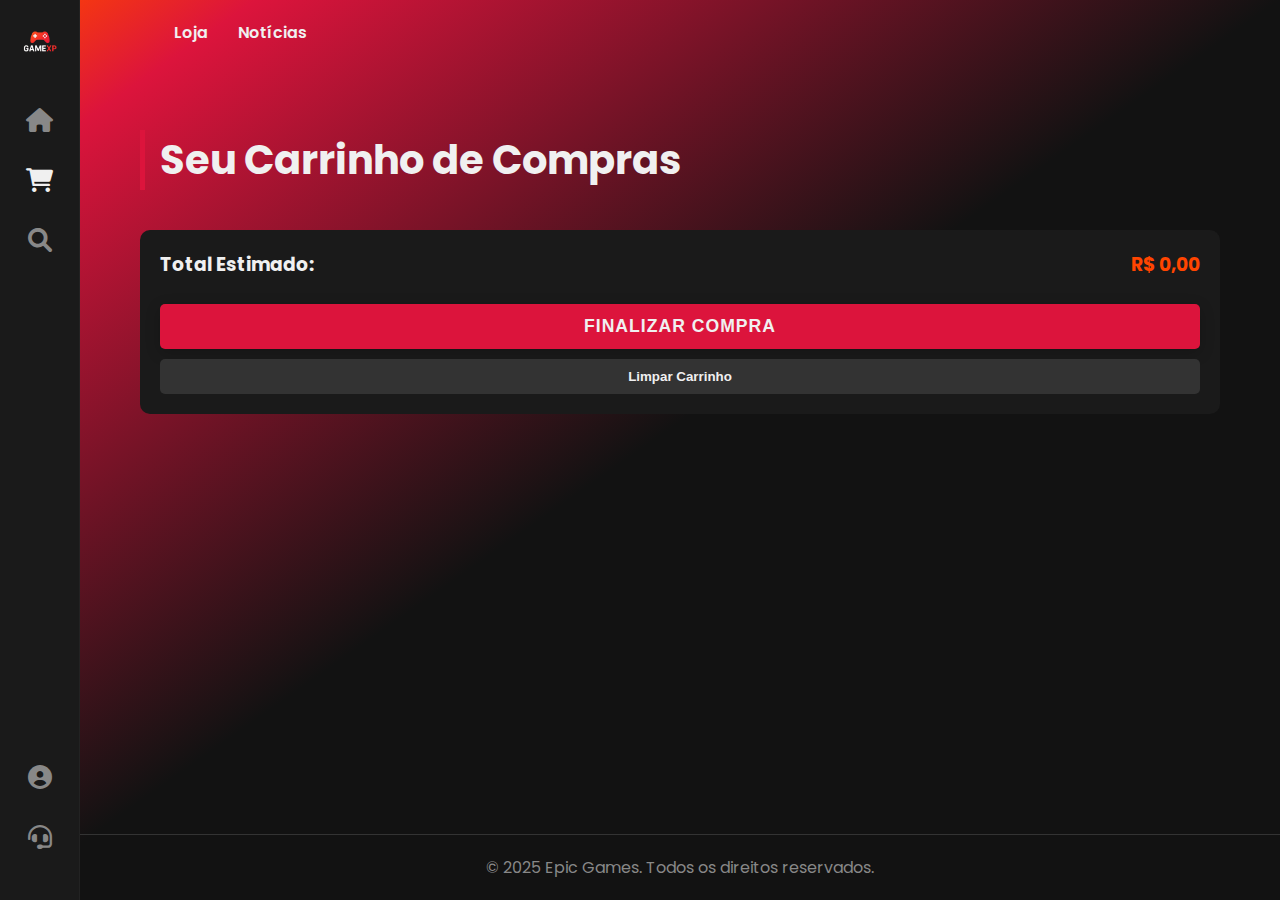
<file: site_faculdade/src/main/resources/public/cart.html>
<!DOCTYPE html>
<html lang="pt-br">

<head>
    <meta charset="UTF-8">
    <meta name="viewport" content="width=device-width, initial-scale=1.0">
    <title>Carrinho de Compras - Epic Games Clone</title>
    <link rel="stylesheet" href="style.css">
    <link href="https://fonts.googleapis.com/css2?family=Poppins:wght@400;600;700&display=swap" rel="stylesheet">
    <link rel="stylesheet" href="https://cdnjs.cloudflare.com/ajax/libs/font-awesome/6.0.0-beta3/css/all.min.css">
</head>

<body>

    <aside class="sidebar">
    <div class="sidebar-top">
        
        <div class="logo">
            <img src="imagens/image-removebg-preview.png" alt="Logo da Empresa">
        </div>

        <ul class="nav-icons">
            <li><a href="index.html"><i class="fas fa-home"></i><span class="tooltip">Início</span></a></li>
            
            <li class="active"><a href="cart.html"><i class="fas fa-shopping-cart"></i><span class="tooltip">Carrinho</span></a></li>
            
            <li><a href="search.html"><i class="fas fa-search"></i><span class="tooltip">Pesquisa</span></a></li>
        </ul>
    </div>
    <div class="sidebar-bottom">
        <ul class="nav-icons">
            <li><a href="#" id="profile-btn"><i class="fas fa-user-circle"></i><span class="tooltip">Perfil</span></a></li>
            
            <li><a href="https://chat.whatsapp.com/JuzU3601avhEgAJPMYNbnW?mode=ems_wa_t"><i
                        class="fas fa-headset"></i><span class="tooltip">Suporte</span></a></li>
        </ul>
    </div>
</aside>

    <div class="main-content-wrapper">
        <header class="header">
            <nav class="navbar">
                <ul class="nav-links">
                    <li><a href="index.html">Loja</a></li>
                    <li><a href="#">Notícias</a></li>
                </ul>
            </nav>
        </header>
        <main class="main-content">
            <section class="cart-section games-section">
                <div class="section-header">
                    <h2>Seu Carrinho de Compras</h2>
                </div>
                <div id="cart-items-container">
                    <p id="empty-cart-message" style="color: var(--cinza-claro); text-align: center;">Seu carrinho está
                        vazio.</p>
                </div>
                <div id="cart-summary"
                    style="margin-top: 40px; padding: 20px; background-color: var(--preto-secundario); border-radius: 10px;">
                    <div style="display: flex; justify-content: space-between; margin-bottom: 15px;">
                        <h3>Total Estimado:</h3>
                        <h3 id="cart-total" style="color: var(--laranja-escuro);">R$ 0,00</h3>
                    </div>
                    <button class="btn-primary" style="width: 100%;">Finalizar Compra</button>
                    <button id="clear-cart-btn" class="btn-secondary"
                        style="width: 100%; margin-top: 10px; background-color: #333; color: var(--branco-detalhe); border: none;">Limpar
                        Carrinho</button>
                </div>
            </section>
        </main>
        <footer class="footer">
            <p>&copy; 2025 Epic Games. Todos os direitos reservados.</p>
        </footer>
    </div>
    <!-- O script de carrinho que contém a lógica de exibição e checkout -->
    <script src="script-cart.js"></script>

    <div id="auth-modal" class="modal">
    <div class="modal-content">
        <span class="close-btn">&times;</span>

        <div class="modal-tabs">
            <button class="tab-btn active" data-tab="login">Login</button>
            <button class="tab-btn" data-tab="signup">Cadastrar</button>
        </div>

        <div id="login-form" class="auth-form active">
            <form id="login-form-modal">
                <div class="form-group"> <label for="login-email">E-mail</label> <input type="email"
                        id="login-email" required autocomplete="email"> </div>
                <div class="form-group"> <label for="login-password">Senha</label> <input type="password"
                        id="login-password" required autocomplete="current-password"> </div>
                <a href="#" id="forgot-password-link" class="forgot-password-link">Esqueceu a senha?</a>
                <p id="login-error-message" class="error-message" style="display: none;"></p>
                <button type="submit" class="btn-primary">Entrar</button>
            </form>
        </div>

        <div id="signup-form" class="auth-form">
            <form id="signup-form-modal">
                <div class="form-group"> <label for="signup-name">Nome de Usuário</label> <input type="text"
                        id="signup-name" name="username" required autocomplete="username"> </div>
                <div class="form-group"> <label for="signup-email">E-mail</label> <input type="email"
                        id="signup-email" name="email" required autocomplete="email"> </div>
                <div class="form-group"> <label for="signup-password">Senha</label> <input type="password"
                        id="signup-password" name="password" required autocomplete="new-password"> </div>
                <button type="submit" class="btn-primary">Criar Conta</button>
            </form>
        </div>

        <div id="recover-form" class="auth-form" style="display: none;">
            <h3 style="text-align: center; margin-bottom: 20px; font-weight: 600;">Recuperar Senha</h3>
            <form id="recover-form-modal">
                <div class="form-group">
                    <label for="recover-email">E-mail</label>
                    <input type="email" id="recover-email" required autocomplete="email"
                        placeholder="Digite seu e-mail cadastrado">
                </div>
                <p id="recover-message" class="error-message" style="display: none;"></p>
                <button type="submit" class="btn-primary">Enviar Link</button>
            </form>
            <a href="#" id="back-to-login-link">Voltar ao Login</a>
        </div>

    </div>
</div>

</body>

</html>
</file>
<file: style.css>
:root {
  --preto-principal: #121212;
  --preto-secundario: #1a1a1a;
  --laranja-escuro: #ff4500;
  --vermelho-principal: #dc143c;
  --branco-detalhe: #f0f0f0;
  --cinza-claro: #888;
  --sombra-card: rgba(0, 0, 0, 0.4);
}

* {
  margin: 0;
  padding: 0;
  box-sizing: border-box;
}

body {
  font-family: "Poppins", sans-serif;
  /* Luz laranja/vermelha vindo do canto inferior direito */
  background: linear-gradient(
    to top left,
    var(--preto-principal) 50%,
    #dc143c 90%,
    #ff4500 100%
  );
  color: var(--branco-detalhe);
  min-height: 100vh;
  display: flex;
}

/* Sidebar */
.sidebar {
  width: 80px;
  background-color: var(--preto-secundario);
  padding: 20px 0;
  display: flex;
  flex-direction: column;
  justify-content: space-between;
  align-items: center;
  position: fixed;
  height: 100%;
  z-index: 100;
  border-right: 1px solid #222;
}

.sidebar .logo {
  font-size: 32px;
  font-weight: 700;
  color: var(--laranja-escuro);
  margin-bottom: 30px;
}

.nav-icons {
  list-style: none;
  width: 100%;
  text-align: center;
}

.nav-icons li {
  margin-bottom: 25px;
}

.nav-icons li a {
  color: var(--cinza-claro);
  font-size: 24px;
  position: relative;
  transition: color 0.3s ease;
}

.nav-icons li a:hover,
.nav-icons li.active a {
  color: var(--branco-detalhe);
}

.nav-icons li a .tooltip {
  visibility: hidden;
  width: 120px;
  background-color: #333;
  color: #fff;
  text-align: center;
  border-radius: 6px;
  padding: 5px 0;
  position: absolute;
  z-index: 1;
  top: 50%;
  left: 100%;
  margin-left: 15px;
  transform: translateY(-50%);
  opacity: 0;
  transition: opacity 0.3s;
  font-size: 14px;
}

.nav-icons li a:hover .tooltip {
  visibility: visible;
  opacity: 1;
}

/* Main Content Wrapper */
.main-content-wrapper {
  margin-left: 80px;
  width: calc(100% - 80px);
  display: flex;
  flex-direction: column;
}

.header {
  width: calc(100% - 80px);
  padding: 20px 5%;
  background-color: transparent;
  position: absolute;
  top: 0;
  left: 80px;
  z-index: 10;
}

.navbar {
  display: flex;
  justify-content: flex-start;
  align-items: center;
}

.nav-links {
  display: flex;
  list-style: none;
}

.nav-links li a {
  text-decoration: none;
  color: var(--branco-detalhe);
  font-weight: 600;
  margin-left: 30px;
  transition: color 0.3s ease;
}

.nav-links li a:hover {
  color: var(--vermelho-principal);
}

.main-content {
  padding-top: 80px;
  flex-grow: 1;
}

/* Nova seção de pôsteres */
.main-posters-section {
  display: grid;
  grid-template-columns: 2fr 1fr;
  gap: 20px;
  padding: 30px 5%;
  align-items: start;
  min-height: 500px;
  /* Altura mínima para a seção */
}

.poster-carousel-container {
  position: relative;
  height: 100%;
  border-radius: 15px;
  overflow: hidden;
  box-shadow: 0 5px 20px rgba(0, 0, 0, 0.4);
}

.main-poster {
  position: absolute;
  top: 0;
  left: 0;
  width: 100%;
  height: 100%;
  opacity: 0;
  transition: opacity 1s ease;
}

.main-poster.active {
  opacity: 1;
}

.poster-bg {
  width: 100%;
  height: 100%;
  background-size: cover;
  background-position: center;
  position: absolute;
  top: 0;
  left: 0;
  z-index: 1;
}

.poster-info {
  position: relative;
  z-index: 2;
  padding: 40px;
  background: linear-gradient(to right, rgba(0, 0, 0, 0.8), transparent);
  width: 100%;
  height: 100%;
  display: flex;
  flex-direction: column;
  justify-content: flex-end;
}

.poster-info h2 {
  font-size: 2.5em;
  margin-bottom: 10px;
}

.poster-info p {
  font-size: 1.1em;
  margin-bottom: 20px;
}

.btn-secondary {
  display: inline-block;
  padding: 10px 20px;
  background-color: var(--branco-detalhe);
  color: var(--preto-principal);
  text-decoration: none;
  font-weight: 600;
  border-radius: 5px;
  transition: transform 0.3s ease;
}

.btn-secondary:hover {
  transform: translateY(-3px);
}

.side-posters-container {
  display: flex;
  flex-direction: column;
  gap: 10px;
}

.side-poster {
  padding: 20px;
  background-color: var(--preto-secundario);
  border-radius: 10px;
  cursor: pointer;
  transition: background-color 0.3s ease;
}

.side-poster.active,
.side-poster:hover {
  background-color: #2a2a2a;
}

.side-info {
  display: flex;
  flex-direction: column;
}

.side-title {
  font-size: 0.9em;
  color: var(--cinza-claro);
}

.side-desc {
  font-weight: 600;
  font-size: 1.1em;
}

.games-section {
  padding: 50px 5%;
}

.section-header {
  display: flex;
  justify-content: space-between;
  align-items: center;
  margin-bottom: 30px;
}

.section-header h2 {
  font-size: 2.5em;
  font-weight: 700;
  border-left: 5px solid var(--vermelho-principal);
  padding-left: 15px;
}

/* Carrossel e Navegação (existente) */
.carousel-nav {
  display: flex;
  gap: 10px;
}

.nav-btn {
  background-color: var(--preto-secundario);
  color: var(--cinza-claro);
  border: 1px solid #333;
  width: 40px;
  height: 40px;
  border-radius: 50%;
  font-size: 16px;
  cursor: pointer;
  transition: background-color 0.3s ease, color 0.3s ease;
}

.nav-btn:hover {
  background-color: #333;
  color: var(--branco-detalhe);
}

.carousel-wrapper {
  overflow-x: auto;
  scroll-behavior: smooth;
  -webkit-overflow-scrolling: touch;
  padding-bottom: 20px;
  scrollbar-width: none;
}

.carousel-wrapper::-webkit-scrollbar {
  display: none;
}

.games-grid {
  display: flex;
  gap: 30px;
  padding-right: 20px;
}

.game-card {
  flex-shrink: 0;
  width: 280px;
  background-color: var(--preto-secundario);
  border-radius: 15px;
  overflow: hidden;
  transition: transform 0.3s ease, box-shadow 0.3s ease;
  cursor: pointer;
}

.game-card:hover {
  transform: translateY(-10px);
  box-shadow: 0 15px 30px var(--sombra-card);
}

.game-card .placeholder {
  width: 100%;
  height: 300px;
  background-color: #333;
}

.game-info {
  padding: 20px;
}

.game-info h3 {
  font-size: 1.4em;
  font-weight: 600;
  margin-bottom: 5px;
  color: var(--laranja-escuro);
}

.game-price {
  font-size: 1.1em;
  font-weight: 700;
  color: var(--branco-detalhe);
}

.footer {
  text-align: center;
  padding: 20px;
  border-top: 1px solid #333;
  margin-top: 50px;
  color: #888;
}

/* Modal (Pop-up) */
.modal {
  display: none;
  position: fixed;
  z-index: 200;
  left: 0;
  top: 0;
  width: 100%;
  height: 100%;
  background-color: rgba(0, 0, 0, 0.8);
  backdrop-filter: blur(10px);
  justify-content: center;
  align-items: center;
  animation: fadeIn 0.5s ease;
}

@keyframes fadeIn {
  from {
    opacity: 0;
  }

  to {
    opacity: 1;
  }
}

.modal-content {
  background-color: var(--preto-secundario);
  padding: 30px;
  border-radius: 15px;
  width: 90%;
  max-width: 500px;
  position: relative;
  box-shadow: 0 10px 30px rgba(0, 0, 0, 0.5);
  animation: slideIn 0.5s ease;
}

@keyframes slideIn {
  from {
    transform: translateY(-50px);
    opacity: 0;
  }

  to {
    transform: translateY(0);
    opacity: 1;
  }
}

.close-btn {
  color: var(--cinza-claro);
  font-size: 28px;
  font-weight: bold;
  position: absolute;
  top: 10px;
  right: 15px;
  cursor: pointer;
  transition: color 0.3s ease;
}

.close-btn:hover {
  color: var(--vermelho-principal);
}

.modal-tabs {
  display: flex;
  justify-content: center;
  margin-bottom: 20px;
  border-bottom: 2px solid #333;
}

.tab-btn {
  background-color: transparent;
  border: none;
  color: var(--cinza-claro);
  padding: 10px 20px;
  font-size: 1.1em;
  cursor: pointer;
  font-weight: 600;
  transition: color 0.3s ease, border-bottom 0.3s ease;
  outline: none;
}

.tab-btn.active {
  color: var(--branco-detalhe);
  border-bottom: 2px solid var(--vermelho-principal);
}

.auth-form {
  display: none;
}

.auth-form.active {
  display: block;
}

.form-group {
  margin-bottom: 15px;
}

.form-group label {
  display: block;
  margin-bottom: 5px;
  font-weight: 600;
}

.form-group input {
  width: 100%;
  padding: 10px;
  background-color: #333;
  border: 1px solid #555;
  border-radius: 5px;
  color: var(--branco-detalhe);
  font-size: 1em;
  outline: none;
  transition: border-color 0.3s ease;
}

.form-group input:focus {
  border-color: var(--laranja-escuro);
}

/* ========================================= */
/* MEDIA QUERY - RESPONSIVO         */
/* ========================================= */

/* Estilos para telas com largura máxima de 768px (tablets e celulares) */
@media (max-width: 768px) {
  /* 1. Esconde a sidebar em telas pequenas */
  .sidebar {
    display: none;
  }

  /* 2. Faz o conteúdo principal ocupar toda a tela */
  .main-content-wrapper {
    width: 100%;
    margin-left: 0;
  }

  /* 3. Ajusta o header para a nova realidade sem sidebar */
  .header {
    width: 100%;
    left: 0;
    padding: 20px;
    /* Ajusta o padding para telas menores */
  }

  /* 4. Empilha os banners um sobre o outro */
  .main-posters-section {
    grid-template-columns: 1fr;
    /* Muda de 2 colunas para apenas 1 */
    padding: 20px;
  }

  /* 5. Ajusta o tamanho das fontes dos títulos */
  .poster-info h2 {
    font-size: 1.8em;
  }

  .section-header h2 {
    font-size: 1.8em;
  }

  /* 6. Ajusta o tamanho do card de jogo para preencher mais a tela */
  .game-card {
    width: 250px;
  }
}

/* Adicione este código ao final do seu arquivo style.css */

.auth-page-section {
  display: flex;
  justify-content: center;
  align-items: center;
  min-height: 100vh;
  padding: 20px;
}

.auth-content {
  background-color: var(--preto-secundario);
  padding: 30px;
  border-radius: 15px;
  width: 100%;
  max-width: 500px;
  box-shadow: 0 10px 30px rgba(0, 0, 0, 0.5);
}

.auth-content .page-title {
  text-align: center;
  font-size: 2em;
  font-weight: 600;
  margin-bottom: 30px;
  color: var(--branco-detalhe);
}

.auth-forms-container .form-group input {
  /* Herda o estilo já criado para os inputs */
  width: 100%;
}

.auth-content .login-link {
  text-align: center;
  margin-top: 20px;
  font-size: 0.9em;
}

.auth-content .login-link a {
  color: var(--vermelho-principal);
  text-decoration: none;
  font-weight: 600;
}

/* ========================================= */
/* ESTILO DO BOTÃO DE SUBMISSÃO (FORMULÁRIO) */
/* ========================================= */

.btn-primary {
  /* Layout e Espaçamento */
  display: block;
  width: 100%;
  padding: 12px 20px;
  margin-top: 25px;
  /* Adiciona um espaço acima do botão */

  /* Fonte e Texto */
  font-size: 1.1em;
  font-weight: 600;
  color: var(--branco-detalhe);
  text-align: center;
  text-transform: uppercase;
  letter-spacing: 1px;

  /* Aparência */
  background-color: var(--vermelho-principal);
  border: none;
  border-radius: 5px;
  /* Mesma borda dos inputs para consistência */
  cursor: pointer;

  /* Efeitos e Transições */
  transition: all 0.3s ease;
  box-shadow: 0 4px 15px rgba(0, 0, 0, 0.2);
}

.btn-primary:hover {
  /* Efeito ao passar o mouse */
  background-color: #b01030;
  /* Um tom de vermelho um pouco mais escuro */
  transform: translateY(-3px);
  /* Efeito de "levantar" */
  box-shadow: 0 6px 20px rgba(0, 0, 0, 0.4);
}

/* ====================================================== */
/* ESTILO PARA IMAGENS DENTRO DOS CARDS DE JOGOS (v2)     */
/* ====================================================== */

/* 1. Prepara a "moldura" da imagem */
.placeholder {
  height: 300px; /* Define a altura fixa para a área da imagem */
  width: 100%; /* Garante que o container ocupe toda a largura do card */
  overflow: hidden; /* Garante que nada vaze para fora do raio da borda */
}

/* 2. Aplica o enquadramento na imagem que está DENTRO da moldura */
.placeholder img {
  width: 100%; /* Faz a imagem ocupar 100% da LARGURA da moldura */
  height: 100%; /* Faz a imagem ocupar 100% da ALTURA da moldura */
  display: block; /* Remove possíveis espaços em branco extras */

  /* A propriedade principal que enquadra tudo sem distorcer */
  object-fit: cover;
}

.fundo-cabecalho {
  width: 400px; /* Defina a largura da div */
  height: 300px; /* Defina a altura da div */
  background-image: url("caminho/para/sua/imagem.jpg"); /* Caminho da imagem */
  background-size: cover; /* Para a imagem cobrir toda a div */
  background-repeat: no-repeat; /* Para a imagem não se repetir */
  background-position: center; /* Para a imagem ficar centralizada */
}

/* ========================================= */
/* ESTILOS DA PÁGINA DE BUSCA (search.html)  */
/* ========================================= */

.search-page-section {
  padding: 50px 5%;
}

.search-container {
  margin-bottom: 50px;
  text-align: center;
}

.search-container h1 {
  font-size: 2.8em;
  font-weight: 700;
  margin-bottom: 30px;
  color: var(--branco-detalhe);
}

.search-input-wrapper {
  position: relative;
  max-width: 700px;
  margin: 0 auto;
}

#searchInput {
  width: 100%;
  padding: 15px 20px 15px 50px; /* Adiciona espaço à esquerda para o ícone */
  background-color: var(--preto-secundario);
  border: 2px solid #333;
  border-radius: 50px; /* Deixa o campo de busca arredondado */
  color: var(--branco-detalhe);
  font-size: 1.1em;
  outline: none;
  transition: all 0.3s ease;
  box-shadow: 0 5px 15px rgba(0, 0, 0, 0.3);
}

#searchInput:focus {
  border-color: var(--laranja-escuro);
  box-shadow: 0 0 15px rgba(255, 69, 0, 0.4);
}

#searchInput::placeholder {
  color: var(--cinza-claro);
}

.search-icon {
  position: absolute;
  top: 50%;
  left: 20px;
  transform: translateY(-50%);
  color: var(--cinza-claro);
  font-size: 1.2em;
}

.results-container h2 {
  font-size: 2em;
  font-weight: 600;
  margin-bottom: 30px;
  border-left: 5px solid var(--vermelho-principal);
  padding-left: 15px;
}

.search-results-grid {
  display: grid;
  /* Cria um grid responsivo que se ajusta ao tamanho da tela */
  grid-template-columns: repeat(auto-fill, minmax(280px, 1fr));
  gap: 30px;
}

/* O estilo para .game-card já existe e será aplicado automaticamente.
   Não é necessário recriá-lo. */

/* Ajuste para telas menores */
@media (max-width: 768px) {
  .search-container h1 {
    font-size: 2em;
  }

  .results-container h2 {
    font-size: 1.6em;
  }

  .search-results-grid {
    /* Ajusta o tamanho mínimo do card para telas pequenas */
    grid-template-columns: repeat(auto-fill, minmax(240px, 1fr));
    gap: 20px;
  }
}

.error-message {
  color: #ff4d4d; /* Vermelho claro */
  font-size: 0.9em;
  text-align: center;
  margin-top: 15px;
  margin-bottom: 5px;
}

/* --- ESTILO DO BOTÃO DE CARRINHO (Adicione ao style.css) --- */

.game-info .btn-add-cart {
  /* Base */
  display: block;
  width: 100%;
  padding: 10px 15px;
  margin-top: 10px;

  /* Cores e Borda */
  background-color: var(--preto-principal); /* Fundo preto escuro */
  color: var(--branco-detalhe);
  border: 1px solid var(--cinza-claro); /* Borda sutil */
  border-radius: 5px;

  /* Texto */
  font-size: 0.95em;
  font-weight: 600;
  cursor: pointer;
  transition: all 0.2s ease;
}

.game-info .btn-add-cart:hover {
  /* Efeito de destaque ao passar o mouse */
  background: var(--vermelho-principal);
  border-color: var(--vermelho-principal);
  transform: translateY(-2px);
}

/* Estado de Feedback (Opcional, se você for usar o JS para mudar a classe) */
.game-info .btn-add-cart.added {
  background-color: #28a745; /* Verde de sucesso */
  border-color: #28a745;
  pointer-events: none; /* Impede cliques repetidos imediatos */
}

/* Adicionado ao style.css para garantir que o link de download se pareça com um botão */
.game-info .btn-download-link {
  text-align: center;
  background-color: var(--laranja-escuro) !important; /* Destaque o download */
  border-color: var(--laranja-escuro) !important;
  text-decoration: none;
  line-height: 1.5; /* Garante que o texto fique centralizado */
}

/* CSS para logo */
.sidebar .logo img {
  width: 40px; /* Ajuste o tamanho conforme necessário */
  height: 40px;
  object-fit: contain;
  /* Para não distorcer a logo */
}
</file>
<file: site_faculdade/style.css>
:root {
    --preto-principal: #121212;
    --preto-secundario: #1a1a1a;
    --laranja-escuro: #FF4500;
    --vermelho-principal: #DC143C;
    --branco-detalhe: #F0F0F0;
    --cinza-claro: #888;
    --sombra-card: rgba(0, 0, 0, 0.4);
}

* {
    margin: 0;
    padding: 0;
    box-sizing: border-box;
}

body {
    font-family: 'Poppins', sans-serif;
    /* Luz laranja/vermelha vindo do canto inferior direito */
    background: linear-gradient(to top left, var(--preto-principal) 50%, #DC143C 90%, #FF4500 100%);
    color: var(--branco-detalhe);
    min-height: 100vh;
    display: flex;
}

/* Sidebar */
.sidebar {
    width: 80px;
    background-color: var(--preto-secundario);
    padding: 20px 0;
    display: flex;
    flex-direction: column;
    justify-content: space-between;
    align-items: center;
    position: fixed;
    height: 100%;
    z-index: 100;
    border-right: 1px solid #222;
}

.sidebar .logo {
    font-size: 32px;
    font-weight: 700;
    color: var(--laranja-escuro);
    margin-bottom: 30px;
}

.nav-icons {
    list-style: none;
    width: 100%;
    text-align: center;
}

.nav-icons li {
    margin-bottom: 25px;
}

.nav-icons li a {
    color: var(--cinza-claro);
    font-size: 24px;
    position: relative;
    transition: color 0.3s ease;
}

.nav-icons li a:hover,
.nav-icons li.active a {
    color: var(--branco-detalhe);
}

.nav-icons li a .tooltip {
    visibility: hidden;
    width: 120px;
    background-color: #333;
    color: #fff;
    text-align: center;
    border-radius: 6px;
    padding: 5px 0;
    position: absolute;
    z-index: 1;
    top: 50%;
    left: 100%;
    margin-left: 15px;
    transform: translateY(-50%);
    opacity: 0;
    transition: opacity 0.3s;
    font-size: 14px;
}

.nav-icons li a:hover .tooltip {
    visibility: visible;
    opacity: 1;
}

/* Main Content Wrapper */
.main-content-wrapper {
    margin-left: 80px;
    width: calc(100% - 80px);
    display: flex;
    flex-direction: column;
}

.header {
    width: calc(100% - 80px);
    padding: 20px 5%;
    background-color: transparent;
    position: absolute;
    top: 0;
    left: 80px;
    z-index: 10;
}

.navbar {
    display: flex;
    justify-content: flex-start;
    align-items: center;
}

.nav-links {
    display: flex;
    list-style: none;
}

.nav-links li a {
    text-decoration: none;
    color: var(--branco-detalhe);
    font-weight: 600;
    margin-left: 30px;
    transition: color 0.3s ease;
}

.nav-links li a:hover {
    color: var(--vermelho-principal);
}

.main-content {
    padding-top: 80px;
    flex-grow: 1;
}

/* Nova seção de pôsteres */
.main-posters-section {
    display: grid;
    grid-template-columns: 2fr 1fr;
    gap: 20px;
    padding: 30px 5%;
    align-items: start;
    min-height: 500px;
    /* Altura mínima para a seção */
}

.poster-carousel-container {
    position: relative;
    height: 100%;
    border-radius: 15px;
    overflow: hidden;
    box-shadow: 0 5px 20px rgba(0, 0, 0, 0.4);
}

.main-poster {
    position: absolute;
    top: 0;
    left: 0;
    width: 100%;
    height: 100%;
    opacity: 0;
    transition: opacity 1s ease;
}

.main-poster.active {
    opacity: 1;
}

.poster-bg {
    width: 100%;
    height: 100%;
    background-size: cover;
    background-position: center;
    position: absolute;
    top: 0;
    left: 0;
    z-index: 1;
}

.poster-info {
    position: relative;
    z-index: 2;
    padding: 40px;
    background: linear-gradient(to right, rgba(0, 0, 0, 0.8), transparent);
    width: 100%;
    height: 100%;
    display: flex;
    flex-direction: column;
    justify-content: flex-end;
}

.poster-info h2 {
    font-size: 2.5em;
    margin-bottom: 10px;
}

.poster-info p {
    font-size: 1.1em;
    margin-bottom: 20px;
}

.btn-secondary {
    display: inline-block;
    padding: 10px 20px;
    background-color: var(--branco-detalhe);
    color: var(--preto-principal);
    text-decoration: none;
    font-weight: 600;
    border-radius: 5px;
    transition: transform 0.3s ease;
}

.btn-secondary:hover {
    transform: translateY(-3px);
}

.side-posters-container {
    display: flex;
    flex-direction: column;
    gap: 10px;
}

.side-poster {
    padding: 20px;
    background-color: var(--preto-secundario);
    border-radius: 10px;
    cursor: pointer;
    transition: background-color 0.3s ease;
}

.side-poster.active,
.side-poster:hover {
    background-color: #2a2a2a;
}

.side-info {
    display: flex;
    flex-direction: column;
}

.side-title {
    font-size: 0.9em;
    color: var(--cinza-claro);
}

.side-desc {
    font-weight: 600;
    font-size: 1.1em;
}

.games-section {
    padding: 50px 5%;
}

.section-header {
    display: flex;
    justify-content: space-between;
    align-items: center;
    margin-bottom: 30px;
}

.section-header h2 {
    font-size: 2.5em;
    font-weight: 700;
    border-left: 5px solid var(--vermelho-principal);
    padding-left: 15px;
}

/* Carrossel e Navegação (existente) */
.carousel-nav {
    display: flex;
    gap: 10px;
}

.nav-btn {
    background-color: var(--preto-secundario);
    color: var(--cinza-claro);
    border: 1px solid #333;
    width: 40px;
    height: 40px;
    border-radius: 50%;
    font-size: 16px;
    cursor: pointer;
    transition: background-color 0.3s ease, color 0.3s ease;
}

.nav-btn:hover {
    background-color: #333;
    color: var(--branco-detalhe);
}

.carousel-wrapper {
    overflow-x: auto;
    scroll-behavior: smooth;
    -webkit-overflow-scrolling: touch;
    padding-bottom: 20px;
    scrollbar-width: none;
}

.carousel-wrapper::-webkit-scrollbar {
    display: none;
}

.games-grid {
    display: flex;
    gap: 30px;
    padding-right: 20px;
}

.game-card {
    flex-shrink: 0;
    width: 280px;
    background-color: var(--preto-secundario);
    border-radius: 15px;
    overflow: hidden;
    transition: transform 0.3s ease, box-shadow 0.3s ease;
    cursor: pointer;
}

.game-card:hover {
    transform: translateY(-10px);
    box-shadow: 0 15px 30px var(--sombra-card);
}

.game-card .placeholder {
    width: 100%;
    height: 300px;
    background-color: #333;
}

.game-info {
    padding: 20px;
}

.game-info h3 {
    font-size: 1.4em;
    font-weight: 600;
    margin-bottom: 5px;
    color: var(--laranja-escuro);
}

.game-price {
    font-size: 1.1em;
    font-weight: 700;
    color: var(--branco-detalhe);
}

.footer {
    text-align: center;
    padding: 20px;
    border-top: 1px solid #333;
    margin-top: 50px;
    color: #888;
}

/* Modal (Pop-up) */
.modal {
    display: none;
    position: fixed;
    z-index: 200;
    left: 0;
    top: 0;
    width: 100%;
    height: 100%;
    background-color: rgba(0, 0, 0, 0.8);
    backdrop-filter: blur(10px);
    justify-content: center;
    align-items: center;
    animation: fadeIn 0.5s ease;
}

@keyframes fadeIn {
    from {
        opacity: 0;
    }

    to {
        opacity: 1;
    }
}

.modal-content {
    background-color: var(--preto-secundario);
    padding: 30px;
    border-radius: 15px;
    width: 90%;
    max-width: 500px;
    position: relative;
    box-shadow: 0 10px 30px rgba(0, 0, 0, 0.5);
    animation: slideIn 0.5s ease;
}

@keyframes slideIn {
    from {
        transform: translateY(-50px);
        opacity: 0;
    }

    to {
        transform: translateY(0);
        opacity: 1;
    }
}

.close-btn {
    color: var(--cinza-claro);
    font-size: 28px;
    font-weight: bold;
    position: absolute;
    top: 10px;
    right: 15px;
    cursor: pointer;
    transition: color 0.3s ease;
}

.close-btn:hover {
    color: var(--vermelho-principal);
}

.modal-tabs {
    display: flex;
    justify-content: center;
    margin-bottom: 20px;
    border-bottom: 2px solid #333;
}

.tab-btn {
    background-color: transparent;
    border: none;
    color: var(--cinza-claro);
    padding: 10px 20px;
    font-size: 1.1em;
    cursor: pointer;
    font-weight: 600;
    transition: color 0.3s ease, border-bottom 0.3s ease;
    outline: none;
}

.tab-btn.active {
    color: var(--branco-detalhe);
    border-bottom: 2px solid var(--vermelho-principal);
}

.auth-form {
    display: none;
}

.auth-form.active {
    display: block;
}

.form-group {
    margin-bottom: 15px;
}

.form-group label {
    display: block;
    margin-bottom: 5px;
    font-weight: 600;
}

.form-group input {
    width: 100%;
    padding: 10px;
    background-color: #333;
    border: 1px solid #555;
    border-radius: 5px;
    color: var(--branco-detalhe);
    font-size: 1em;
    outline: none;
    transition: border-color 0.3s ease;
}

.form-group input:focus {
    border-color: var(--laranja-escuro);
}

/* ========================================= */
/* MEDIA QUERY - RESPONSIVO         */
/* ========================================= */

/* Estilos para telas com largura máxima de 768px (tablets e celulares) */
@media (max-width: 768px) {

    /* 1. Esconde a sidebar em telas pequenas */
    .sidebar {
        display: none;
    }

    /* 2. Faz o conteúdo principal ocupar toda a tela */
    .main-content-wrapper {
        width: 100%;
        margin-left: 0;
    }

    /* 3. Ajusta o header para a nova realidade sem sidebar */
    .header {
        width: 100%;
        left: 0;
        padding: 20px;
        /* Ajusta o padding para telas menores */
    }

    /* 4. Empilha os banners um sobre o outro */
    .main-posters-section {
        grid-template-columns: 1fr;
        /* Muda de 2 colunas para apenas 1 */
        padding: 20px;
    }

    /* 5. Ajusta o tamanho das fontes dos títulos */
    .poster-info h2 {
        font-size: 1.8em;
    }

    .section-header h2 {
        font-size: 1.8em;
    }

    /* 6. Ajusta o tamanho do card de jogo para preencher mais a tela */
    .game-card {
        width: 250px;
    }
}


/* Adicione este código ao final do seu arquivo style.css */

.auth-page-section {
    display: flex;
    justify-content: center;
    align-items: center;
    min-height: 100vh;
    padding: 20px;
}

.auth-content {
    background-color: var(--preto-secundario);
    padding: 30px;
    border-radius: 15px;
    width: 100%;
    max-width: 500px;
    box-shadow: 0 10px 30px rgba(0, 0, 0, 0.5);
}

.auth-content .page-title {
    text-align: center;
    font-size: 2em;
    font-weight: 600;
    margin-bottom: 30px;
    color: var(--branco-detalhe);
}

.auth-forms-container .form-group input {
    /* Herda o estilo já criado para os inputs */
    width: 100%;
}

.auth-content .login-link {
    text-align: center;
    margin-top: 20px;
    font-size: 0.9em;
}

.auth-content .login-link a {
    color: var(--vermelho-principal);
    text-decoration: none;
    font-weight: 600;
}

/* ========================================= */
/* ESTILO DO BOTÃO DE SUBMISSÃO (FORMULÁRIO) */
/* ========================================= */

.btn-primary {
    /* Layout e Espaçamento */
    display: block;
    width: 100%;
    padding: 12px 20px;
    margin-top: 25px;
    /* Adiciona um espaço acima do botão */

    /* Fonte e Texto */
    font-size: 1.1em;
    font-weight: 600;
    color: var(--branco-detalhe);
    text-align: center;
    text-transform: uppercase;
    letter-spacing: 1px;

    /* Aparência */
    background-color: var(--vermelho-principal);
    border: none;
    border-radius: 5px;
    /* Mesma borda dos inputs para consistência */
    cursor: pointer;

    /* Efeitos e Transições */
    transition: all 0.3s ease;
    box-shadow: 0 4px 15px rgba(0, 0, 0, 0.2);
}

.btn-primary:hover {
    /* Efeito ao passar o mouse */
    background-color: #b01030;
    /* Um tom de vermelho um pouco mais escuro */
    transform: translateY(-3px);
    /* Efeito de "levantar" */
    box-shadow: 0 6px 20px rgba(0, 0, 0, 0.4);
}

/* ====================================================== */
/* ESTILO PARA IMAGENS DENTRO DOS CARDS DE JOGOS (v2)     */
/* ====================================================== */

/* 1. Prepara a "moldura" da imagem */
.placeholder {
    height: 300px; /* Define a altura fixa para a área da imagem */
    width: 100%;   /* Garante que o container ocupe toda a largura do card */
    overflow: hidden; /* Garante que nada vaze para fora do raio da borda */
}

/* 2. Aplica o enquadramento na imagem que está DENTRO da moldura */
.placeholder img {
    width: 100%;   /* Faz a imagem ocupar 100% da LARGURA da moldura */
    height: 100%;  /* Faz a imagem ocupar 100% da ALTURA da moldura */
    display: block;  /* Remove possíveis espaços em branco extras */
    
    /* A propriedade principal que enquadra tudo sem distorcer */
    object-fit: cover; 
}
</file>
<file: site_faculdade/src/main/resources/public/style.css>
:root {
  --preto-principal: #121212;
  --preto-secundario: #1a1a1a;
  --laranja-escuro: #ff4500;
  --vermelho-principal: #dc143c;
  --branco-detalhe: #f0f0f0;
  --cinza-claro: #888;
  --sombra-card: rgba(0, 0, 0, 0.4);
}

* {
  margin: 0;
  padding: 0;
  box-sizing: border-box;
}

body {
  font-family: "Poppins", sans-serif;
  /* Luz laranja/vermelha vindo do canto inferior direito */
  background: linear-gradient(
    to top left,
    var(--preto-principal) 50%,
    #dc143c 90%,
    #ff4500 100%
  );
  color: var(--branco-detalhe);
  min-height: 100vh;
  display: flex;
}

/* Sidebar */
.sidebar {
  width: 80px;
  background-color: var(--preto-secundario);
  padding: 20px 0;
  display: flex;
  flex-direction: column;
  justify-content: space-between;
  align-items: center;
  position: fixed;
  height: 100%;
  z-index: 100;
  border-right: 1px solid #222;
}

.sidebar .logo {
  font-size: 32px;
  font-weight: 700;
  color: var(--laranja-escuro);
  margin-bottom: 30px;
}

.nav-icons {
  list-style: none;
  width: 100%;
  text-align: center;
}

.nav-icons li {
  margin-bottom: 25px;
}

.nav-icons li a {
  color: var(--cinza-claro);
  font-size: 24px;
  position: relative;
  transition: color 0.3s ease;
}

.nav-icons li a:hover,
.nav-icons li.active a {
  color: var(--branco-detalhe);
}

.nav-icons li a .tooltip {
  visibility: hidden;
  width: 120px;
  background-color: #333;
  color: #fff;
  text-align: center;
  border-radius: 6px;
  padding: 5px 0;
  position: absolute;
  z-index: 1;
  top: 50%;
  left: 100%;
  margin-left: 15px;
  transform: translateY(-50%);
  opacity: 0;
  transition: opacity 0.3s;
  font-size: 14px;
}

.nav-icons li a:hover .tooltip {
  visibility: visible;
  opacity: 1;
}

/* Main Content Wrapper */
.main-content-wrapper {
  margin-left: 80px;
  width: calc(100% - 80px);
  display: flex;
  flex-direction: column;
}

.header {
  width: calc(100% - 80px);
  padding: 20px 5%;
  background-color: transparent;
  position: absolute;
  top: 0;
  left: 80px;
  z-index: 10;
}

.navbar {
  display: flex;
  justify-content: flex-start;
  align-items: center;
}

.nav-links {
  display: flex;
  list-style: none;
}

.nav-links li a {
  text-decoration: none;
  color: var(--branco-detalhe);
  font-weight: 600;
  margin-left: 30px;
  transition: color 0.3s ease;
}

.nav-links li a:hover {
  color: var(--vermelho-principal);
}

.main-content {
  padding-top: 80px;
  flex-grow: 1;
}

/* Nova seção de pôsteres */
.main-posters-section {
  display: grid;
  grid-template-columns: 2fr 1fr;
  gap: 20px;
  padding: 30px 5%;
  align-items: start;
  min-height: 500px;
  /* Altura mínima para a seção */
}

.poster-carousel-container {
  position: relative;
  height: 100%;
  border-radius: 15px;
  overflow: hidden;
  box-shadow: 0 5px 20px rgba(0, 0, 0, 0.4);
}

.main-poster {
  position: absolute;
  top: 0;
  left: 0;
  width: 100%;
  height: 100%;
  opacity: 0;
  transition: opacity 1s ease;
}

.main-poster.active {
  opacity: 1;
}

.poster-bg {
  width: 100%;
  height: 100%;
  background-size: cover;
  background-position: center;
  position: absolute;
  top: 0;
  left: 0;
  z-index: 1;
}

.poster-info {
  position: relative;
  z-index: 2;
  padding: 40px;
  background: linear-gradient(to right, rgba(0, 0, 0, 0.8), transparent);
  width: 100%;
  height: 100%;
  display: flex;
  flex-direction: column;
  justify-content: flex-end;
}

.poster-info h2 {
  font-size: 2.5em;
  margin-bottom: 10px;
}

.poster-info p {
  font-size: 1.1em;
  margin-bottom: 20px;
}

.btn-secondary {
  display: inline-block;
  padding: 10px 20px;
  background-color: var(--branco-detalhe);
  color: var(--preto-principal);
  text-decoration: none;
  font-weight: 600;
  border-radius: 5px;
  transition: transform 0.3s ease;
}

.btn-secondary:hover {
  transform: translateY(-3px);
}

.side-posters-container {
  display: flex;
  flex-direction: column;
  gap: 10px;
}

.side-poster {
  padding: 20px;
  background-color: var(--preto-secundario);
  border-radius: 10px;
  cursor: pointer;
  transition: background-color 0.3s ease;
}

.side-poster.active,
.side-poster:hover {
  background-color: #2a2a2a;
}

.side-info {
  display: flex;
  flex-direction: column;
}

.side-title {
  font-size: 0.9em;
  color: var(--cinza-claro);
}

.side-desc {
  font-weight: 600;
  font-size: 1.1em;
}

.games-section {
  padding: 50px 5%;
}

.section-header {
  display: flex;
  justify-content: space-between;
  align-items: center;
  margin-bottom: 30px;
}

.section-header h2 {
  font-size: 2.5em;
  font-weight: 700;
  border-left: 5px solid var(--vermelho-principal);
  padding-left: 15px;
}

/* Carrossel e Navegação (existente) */
.carousel-nav {
  display: flex;
  gap: 10px;
}

.nav-btn {
  background-color: var(--preto-secundario);
  color: var(--cinza-claro);
  border: 1px solid #333;
  width: 40px;
  height: 40px;
  border-radius: 50%;
  font-size: 16px;
  cursor: pointer;
  transition: background-color 0.3s ease, color 0.3s ease;
}

.nav-btn:hover {
  background-color: #333;
  color: var(--branco-detalhe);
}

.carousel-wrapper {
  overflow-x: auto;
  scroll-behavior: smooth;
  -webkit-overflow-scrolling: touch;
  padding-bottom: 20px;
  scrollbar-width: none;
}

.carousel-wrapper::-webkit-scrollbar {
  display: none;
}

.games-grid {
  display: flex;
  gap: 30px;
  padding-right: 20px;
}

.game-card {
  flex-shrink: 0;
  width: 280px;
  background-color: var(--preto-secundario);
  border-radius: 15px;
  overflow: hidden;
  transition: transform 0.3s ease, box-shadow 0.3s ease;
  cursor: pointer;
}

.game-card:hover {
  transform: translateY(-10px);
  box-shadow: 0 15px 30px var(--sombra-card);
}

.game-card .placeholder {
  width: 100%;
  height: 300px;
  background-color: #333;
}

.game-info {
  padding: 20px;
}

.game-info h3 {
  font-size: 1.4em;
  font-weight: 600;
  margin-bottom: 5px;
  color: var(--laranja-escuro);
}

.game-price {
  font-size: 1.1em;
  font-weight: 700;
  color: var(--branco-detalhe);
}

.footer {
  text-align: center;
  padding: 20px;
  border-top: 1px solid #333;
  margin-top: 50px;
  color: #888;
}

/* Modal (Pop-up) */
.modal {
  display: none;
  position: fixed;
  z-index: 200;
  left: 0;
  top: 0;
  width: 100%;
  height: 100%;
  background-color: rgba(0, 0, 0, 0.8);
  backdrop-filter: blur(10px);
  justify-content: center;
  align-items: center;
  animation: fadeIn 0.5s ease;
}

@keyframes fadeIn {
  from {
    opacity: 0;
  }

  to {
    opacity: 1;
  }
}

.modal-content {
  background-color: var(--preto-secundario);
  padding: 30px;
  border-radius: 15px;
  width: 90%;
  max-width: 500px;
  position: relative;
  box-shadow: 0 10px 30px rgba(0, 0, 0, 0.5);
  animation: slideIn 0.5s ease;
}

@keyframes slideIn {
  from {
    transform: translateY(-50px);
    opacity: 0;
  }

  to {
    transform: translateY(0);
    opacity: 1;
  }
}

.close-btn {
  color: var(--cinza-claro);
  font-size: 28px;
  font-weight: bold;
  position: absolute;
  top: 10px;
  right: 15px;
  cursor: pointer;
  transition: color 0.3s ease;
}

.close-btn:hover {
  color: var(--vermelho-principal);
}

.modal-tabs {
  display: flex;
  justify-content: center;
  margin-bottom: 20px;
  border-bottom: 2px solid #333;
}

.tab-btn {
  background-color: transparent;
  border: none;
  color: var(--cinza-claro);
  padding: 10px 20px;
  font-size: 1.1em;
  cursor: pointer;
  font-weight: 600;
  transition: color 0.3s ease, border-bottom 0.3s ease;
  outline: none;
}

.tab-btn.active {
  color: var(--branco-detalhe);
  border-bottom: 2px solid var(--vermelho-principal);
}

.auth-form {
  display: none;
}

.auth-form.active {
  display: block;
}

.form-group {
  margin-bottom: 15px;
}

.form-group label {
  display: block;
  margin-bottom: 5px;
  font-weight: 600;
}

.form-group input {
  width: 100%;
  padding: 10px;
  background-color: #333;
  border: 1px solid #555;
  border-radius: 5px;
  color: var(--branco-detalhe);
  font-size: 1em;
  outline: none;
  transition: border-color 0.3s ease;
}

.form-group input:focus {
  border-color: var(--laranja-escuro);
}

/* ========================================= */
/* MEDIA QUERY - RESPONSIVO         */
/* ========================================= */

/* Estilos para telas com largura máxima de 768px (tablets e celulares) */
@media (max-width: 768px) {
  /* 1. Esconde a sidebar em telas pequenas */
  .sidebar {
    display: none;
  }

  /* 2. Faz o conteúdo principal ocupar toda a tela */
  .main-content-wrapper {
    width: 100%;
    margin-left: 0;
  }

  /* 3. Ajusta o header para a nova realidade sem sidebar */
  .header {
    width: 100%;
    left: 0;
    padding: 20px;
    /* Ajusta o padding para telas menores */
  }

  /* 4. Empilha os banners um sobre o outro */
  .main-posters-section {
    grid-template-columns: 1fr;
    /* Muda de 2 colunas para apenas 1 */
    padding: 20px;
  }

  /* 5. Ajusta o tamanho das fontes dos títulos */
  .poster-info h2 {
    font-size: 1.8em;
  }

  .section-header h2 {
    font-size: 1.8em;
  }

  /* 6. Ajusta o tamanho do card de jogo para preencher mais a tela */
  .game-card {
    width: 250px;
  }
}

/* Adicione este código ao final do seu arquivo style.css */

.auth-page-section {
  display: flex;
  justify-content: center;
  align-items: center;
  min-height: 100vh;
  padding: 20px;
}

.auth-content {
  background-color: var(--preto-secundario);
  padding: 30px;
  border-radius: 15px;
  width: 100%;
  max-width: 500px;
  box-shadow: 0 10px 30px rgba(0, 0, 0, 0.5);
}

.auth-content .page-title {
  text-align: center;
  font-size: 2em;
  font-weight: 600;
  margin-bottom: 30px;
  color: var(--branco-detalhe);
}

.auth-forms-container .form-group input {
  /* Herda o estilo já criado para os inputs */
  width: 100%;
}

.auth-content .login-link {
  text-align: center;
  margin-top: 20px;
  font-size: 0.9em;
}

.auth-content .login-link a {
  color: var(--vermelho-principal);
  text-decoration: none;
  font-weight: 600;
}

/* ========================================= */
/* ESTILO DO BOTÃO DE SUBMISSÃO (FORMULÁRIO) */
/* ========================================= */

.btn-primary {
  /* Layout e Espaçamento */
  display: block;
  width: 100%;
  padding: 12px 20px;
  margin-top: 25px;
  /* Adiciona um espaço acima do botão */

  /* Fonte e Texto */
  font-size: 1.1em;
  font-weight: 600;
  color: var(--branco-detalhe);
  text-align: center;
  text-transform: uppercase;
  letter-spacing: 1px;

  /* Aparência */
  background-color: var(--vermelho-principal);
  border: none;
  border-radius: 5px;
  /* Mesma borda dos inputs para consistência */
  cursor: pointer;

  /* Efeitos e Transições */
  transition: all 0.3s ease;
  box-shadow: 0 4px 15px rgba(0, 0, 0, 0.2);
}

.btn-primary:hover {
  /* Efeito ao passar o mouse */
  background-color: #b01030;
  /* Um tom de vermelho um pouco mais escuro */
  transform: translateY(-3px);
  /* Efeito de "levantar" */
  box-shadow: 0 6px 20px rgba(0, 0, 0, 0.4);
}

/* ====================================================== */
/* ESTILO PARA IMAGENS DENTRO DOS CARDS DE JOGOS (v2)     */
/* ====================================================== */

/* 1. Prepara a "moldura" da imagem */
.placeholder {
  height: 300px; /* Define a altura fixa para a área da imagem */
  width: 100%; /* Garante que o container ocupe toda a largura do card */
  overflow: hidden; /* Garante que nada vaze para fora do raio da borda */
}

/* 2. Aplica o enquadramento na imagem que está DENTRO da moldura */
.placeholder img {
  width: 100%; /* Faz a imagem ocupar 100% da LARGURA da moldura */
  height: 100%; /* Faz a imagem ocupar 100% da ALTURA da moldura */
  display: block; /* Remove possíveis espaços em branco extras */

  /* A propriedade principal que enquadra tudo sem distorcer */
  object-fit: cover;
}

.fundo-cabecalho {
  width: 400px; /* Defina a largura da div */
  height: 300px; /* Defina a altura da div */
  background-image: url("caminho/para/sua/imagem.jpg"); /* Caminho da imagem */
  background-size: cover; /* Para a imagem cobrir toda a div */
  background-repeat: no-repeat; /* Para a imagem não se repetir */
  background-position: center; /* Para a imagem ficar centralizada */
}

/* ========================================= */
/* ESTILOS DA PÁGINA DE BUSCA (search.html)  */
/* ========================================= */

.search-page-section {
  padding: 50px 5%;
}

.search-container {
  margin-bottom: 50px;
  text-align: center;
}

.search-container h1 {
  font-size: 2.8em;
  font-weight: 700;
  margin-bottom: 30px;
  color: var(--branco-detalhe);
}

.search-input-wrapper {
  position: relative;
  max-width: 700px;
  margin: 0 auto;
}

#searchInput {
  width: 100%;
  padding: 15px 20px 15px 50px; /* Adiciona espaço à esquerda para o ícone */
  background-color: var(--preto-secundario);
  border: 2px solid #333;
  border-radius: 50px; /* Deixa o campo de busca arredondado */
  color: var(--branco-detalhe);
  font-size: 1.1em;
  outline: none;
  transition: all 0.3s ease;
  box-shadow: 0 5px 15px rgba(0, 0, 0, 0.3);
}

#searchInput:focus {
  border-color: var(--laranja-escuro);
  box-shadow: 0 0 15px rgba(255, 69, 0, 0.4);
}

#searchInput::placeholder {
  color: var(--cinza-claro);
}

.search-icon {
  position: absolute;
  top: 50%;
  left: 20px;
  transform: translateY(-50%);
  color: var(--cinza-claro);
  font-size: 1.2em;
}

.results-container h2 {
  font-size: 2em;
  font-weight: 600;
  margin-bottom: 30px;
  border-left: 5px solid var(--vermelho-principal);
  padding-left: 15px;
}

.search-results-grid {
  display: grid;
  /* Cria um grid responsivo que se ajusta ao tamanho da tela */
  grid-template-columns: repeat(auto-fill, minmax(280px, 1fr));
  gap: 30px;
}

/* O estilo para .game-card já existe e será aplicado automaticamente.
   Não é necessário recriá-lo. */

/* Ajuste para telas menores */
@media (max-width: 768px) {
  .search-container h1 {
    font-size: 2em;
  }

  .results-container h2 {
    font-size: 1.6em;
  }

  .search-results-grid {
    /* Ajusta o tamanho mínimo do card para telas pequenas */
    grid-template-columns: repeat(auto-fill, minmax(240px, 1fr));
    gap: 20px;
  }
}

.error-message {
  color: #ff4d4d; /* Vermelho claro */
  font-size: 0.9em;
  text-align: center;
  margin-top: 15px;
  margin-bottom: 5px;
}

/* --- ESTILO DO BOTÃO DE CARRINHO (Adicione ao style.css) --- */

.game-info .btn-add-cart {
  /* Base */
  display: block;
  width: 100%;
  padding: 10px 15px;
  margin-top: 10px;

  /* Cores e Borda */
  background-color: var(--preto-principal); /* Fundo preto escuro */
  color: var(--branco-detalhe);
  border: 1px solid var(--cinza-claro); /* Borda sutil */
  border-radius: 5px;

  /* Texto */
  font-size: 0.95em;
  font-weight: 600;
  cursor: pointer;
  transition: all 0.2s ease;
}

.game-info .btn-add-cart:hover {
  /* Efeito de destaque ao passar o mouse */
  background: var(--vermelho-principal);
  border-color: var(--vermelho-principal);
  transform: translateY(-2px);
}

/* Estado de Feedback (Opcional, se você for usar o JS para mudar a classe) */
.game-info .btn-add-cart.added {
  background-color: #28a745; /* Verde de sucesso */
  border-color: #28a745;
  pointer-events: none; /* Impede cliques repetidos imediatos */
}

/* Adicionado ao style.css para garantir que o link de download se pareça com um botão */
.game-info .btn-download-link {
  text-align: center;
  background-color: var(--laranja-escuro) !important; /* Destaque o download */
  border-color: var(--laranja-escuro) !important;
  text-decoration: none;
  line-height: 1.5; /* Garante que o texto fique centralizado */
}

/* CSS para logo */
.sidebar .logo img {
  width: 40px; /* Ajuste o tamanho conforme necessário */
  height: 40px;
  object-fit: contain;
  /* Para não distorcer a logo */
}
</file>
